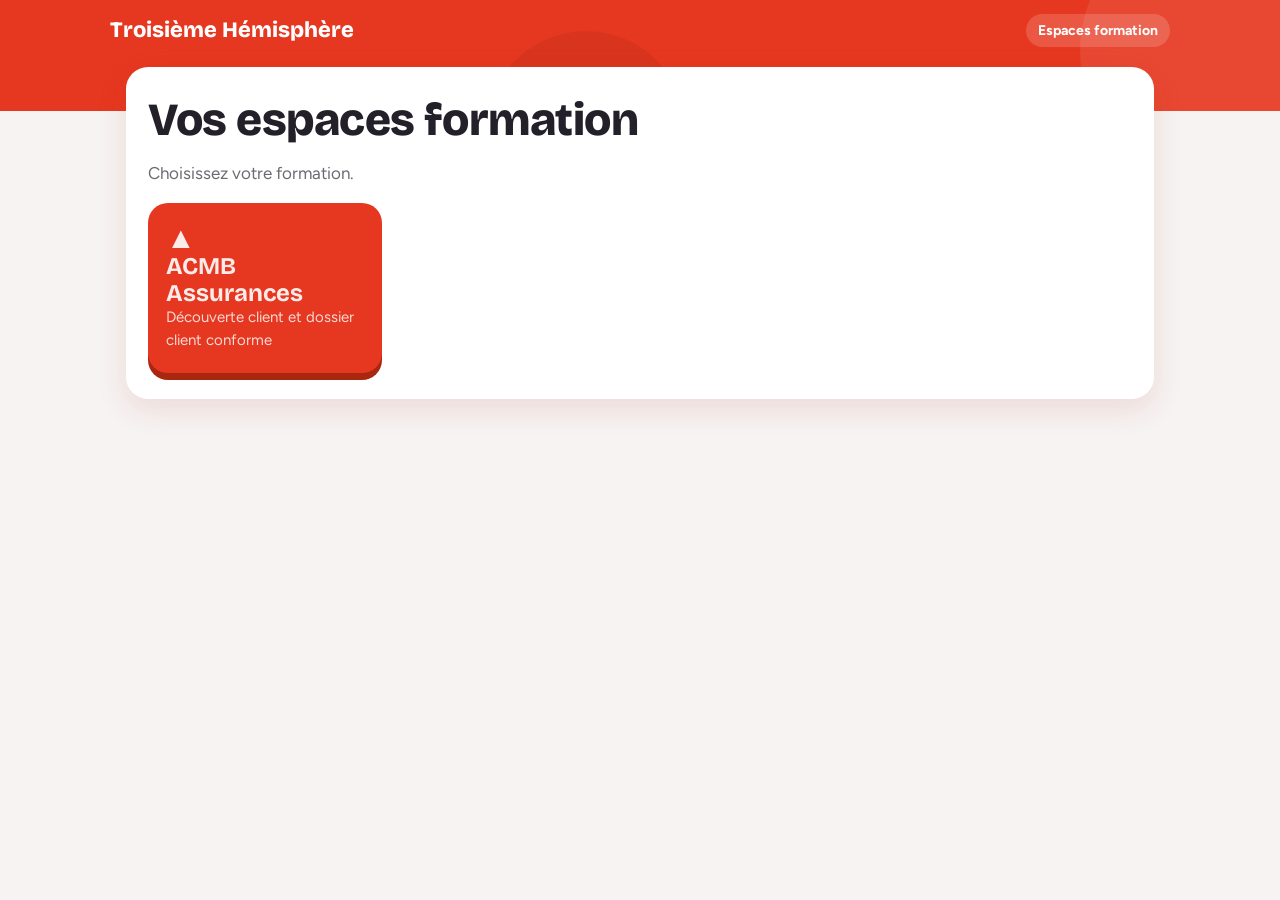
<file: index.html>
<!DOCTYPE html>
<html lang="fr">
<head>
<meta charset="utf-8">
<meta name="viewport" content="width=device-width, initial-scale=1">
<title>Formations – Troisième Hémisphère</title>
<link href="https://fonts.googleapis.com/css2?family=Bricolage+Grotesque:opsz,wght@12..96,800&family=Figtree:wght@400;700&display=swap" rel="stylesheet">
<link rel="stylesheet" href="acmb/style.css">
</head>
<body>
<header><div class="bar"><div class="brand">Troisième Hémisphère</div><div class="meta">Espaces formation</div></div></header>
<main><div class="sheet">
  <h1 class="hello">Vos espaces formation</h1>
  <p class="muted">Choisissez votre formation.</p>
  <div class="tiles">
    <a class="tile t1" href="acmb/"><span class="ico">▲</span><span><b>ACMB Assurances</b><span>Découverte client et dossier client conforme</span></span></a>
  </div>
</div></main>
</body>
</html>
</file>
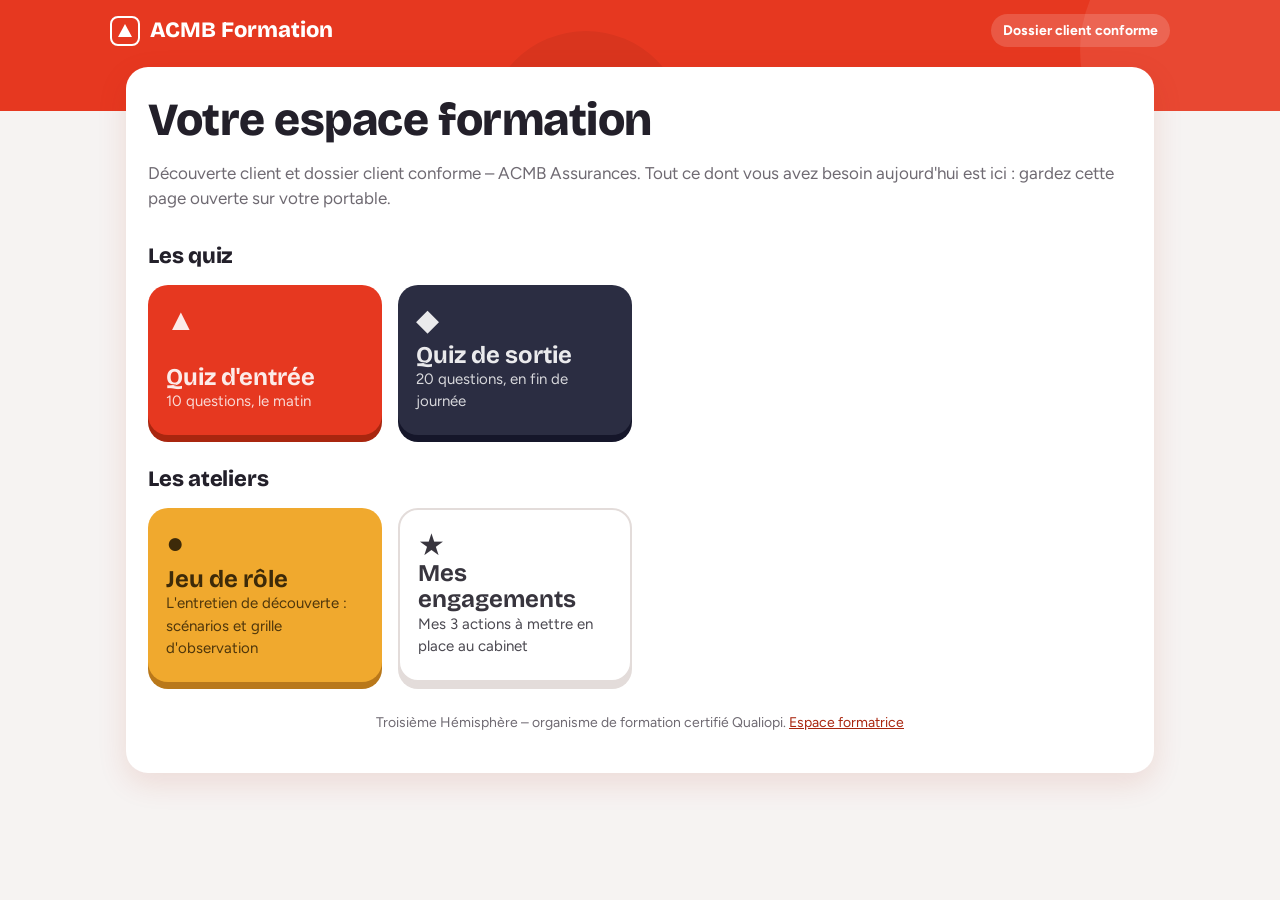
<file: acmb/index.html>
<!DOCTYPE html>
<html lang="fr">
<head>
<meta charset="utf-8">
<meta name="viewport" content="width=device-width, initial-scale=1">
<title>Espace formation – ACMB Assurances</title>
<link rel="preconnect" href="https://fonts.googleapis.com">
<link href="https://fonts.googleapis.com/css2?family=Bricolage+Grotesque:opsz,wght@12..96,600;12..96,800&family=Figtree:wght@400;500;700&display=swap" rel="stylesheet">
<link rel="stylesheet" href="style.css">
<script src="commun.js"></script>
</head>
<body>
<header><div class="bar">
  <div class="brand"><svg width="30" height="30" viewBox="0 0 30 30" aria-hidden="true"><rect x="1" y="1" width="28" height="28" rx="7" fill="none" stroke="#fff" stroke-width="2"/><path d="M8 21 L15 8 L22 21 Z" fill="#fff"/></svg>ACMB Formation</div>
  <div class="meta">Dossier client conforme</div>
</div></header>
<main><div class="sheet">
  <h1 class="hello">Votre espace formation</h1>
  <p class="muted">Découverte client et dossier client conforme – ACMB Assurances. Tout ce dont vous avez besoin aujourd'hui est ici : gardez cette page ouverte sur votre portable.</p>

  <div class="sec">
    <h2>Les quiz</h2>
    <div class="tiles">
      <a class="tile t1" data-keep href="quiz.html#entree"><span class="ico">▲</span><span><b>Quiz d'entrée</b><span>10 questions, le matin</span></span></a>
      <a class="tile t2" data-keep href="quiz.html#sortie"><span class="ico">◆</span><span><b>Quiz de sortie</b><span>20 questions, en fin de journée</span></span></a>
    </div>
  </div>

  <div class="sec">
    <h2>Les ateliers</h2>
    <div class="tiles">
      <a class="tile t4" data-keep href="jeu-de-role.html"><span class="ico">●</span><span><b>Jeu de rôle</b><span>L'entretien de découverte : scénarios et grille d'observation</span></span></a>
      <a class="tile t3" data-keep href="engagements.html"><span class="ico">★</span><span><b>Mes engagements</b><span>Mes 3 actions à mettre en place au cabinet</span></span></a>
    </div>
  </div>

  <p class="foot">Troisième Hémisphère – organisme de formation certifié Qualiopi. <a data-keep href="quiz.html#animateur">Espace formatrice</a></p>
</div></main>
</body>
</html>
</file>
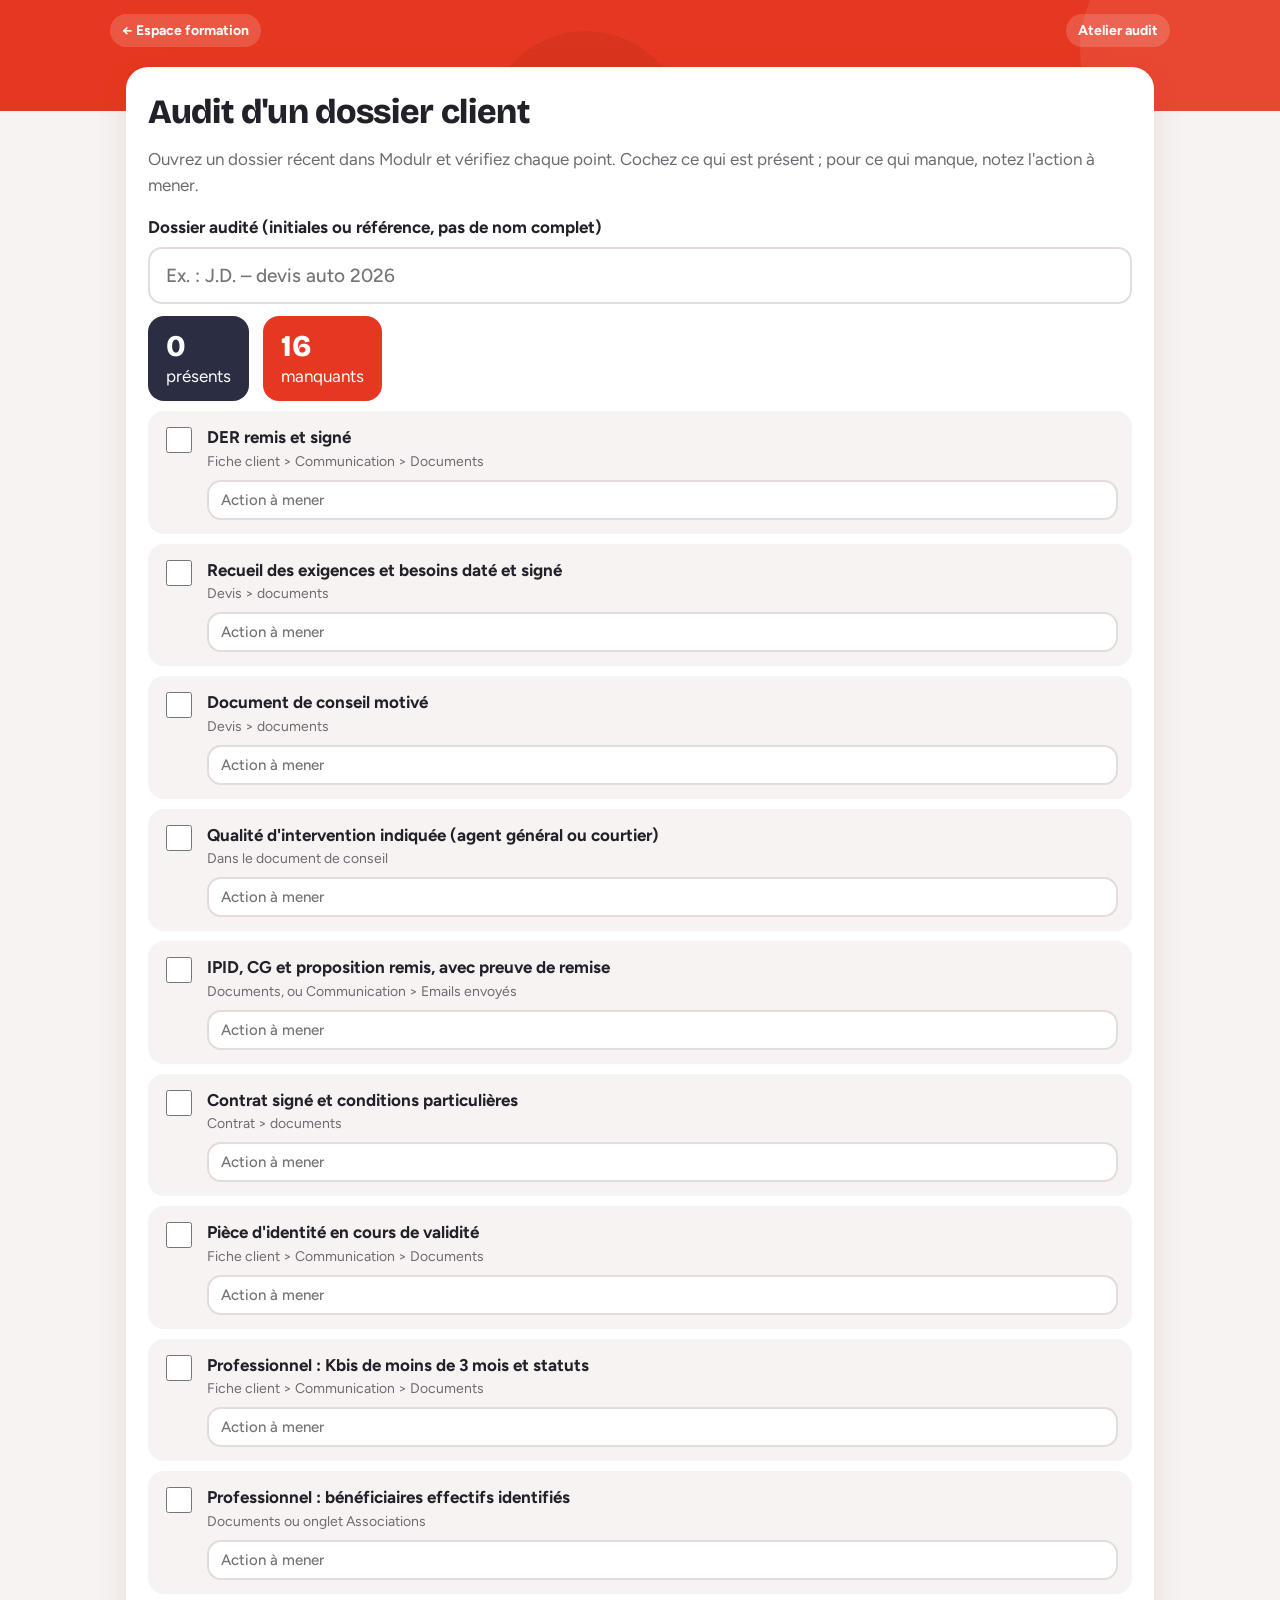
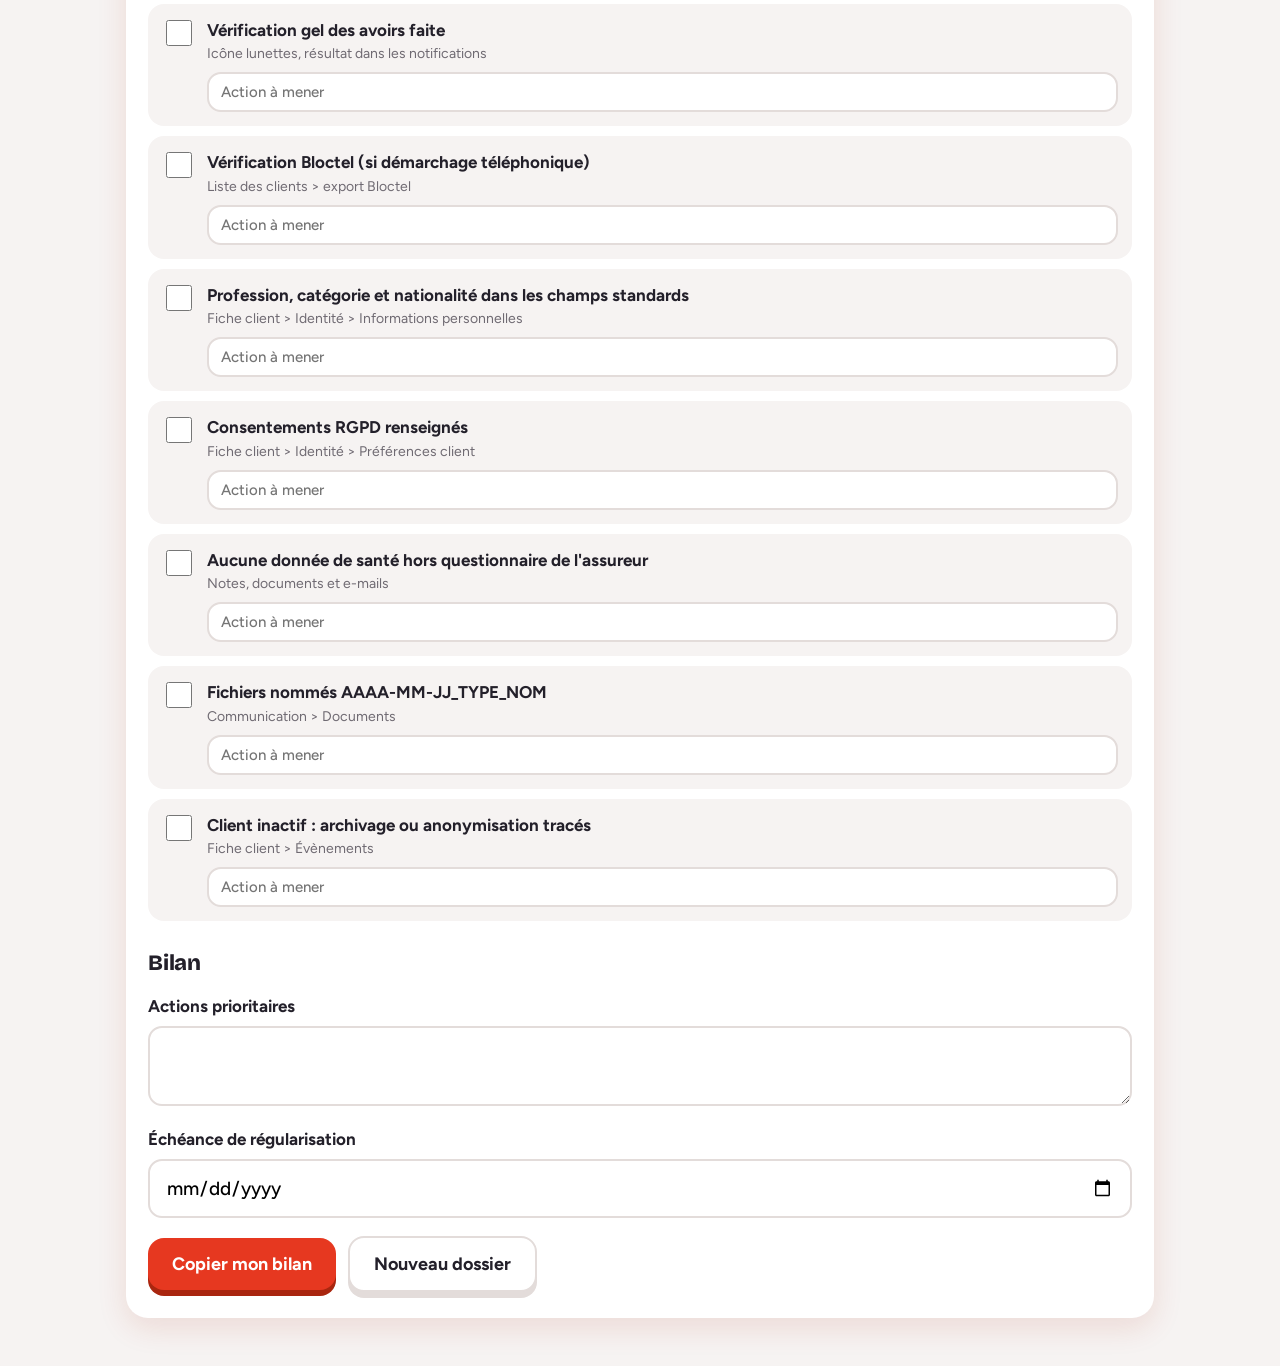
<file: acmb/audit.html>
<!DOCTYPE html>
<html lang="fr">
<head>
<meta charset="utf-8">
<meta name="viewport" content="width=device-width, initial-scale=1">
<title>Audit d'un dossier – Espace formation ACMB</title>
<link rel="preconnect" href="https://fonts.googleapis.com">
<link href="https://fonts.googleapis.com/css2?family=Bricolage+Grotesque:opsz,wght@12..96,600;12..96,800&family=Figtree:wght@400;500;700&display=swap" rel="stylesheet">
<link rel="stylesheet" href="style.css">
<script src="commun.js"></script>
</head>
<body>
<header><div class="bar">
  <a class="back" data-keep href="index.html">← Espace formation</a>
  <div class="meta">Atelier audit</div>
</div></header>
<main><div class="sheet" id="app"></div></main>
<script>
const ITEMS = [
  ["DER remis et signé", "Fiche client > Communication > Documents"],
  ["Recueil des exigences et besoins daté et signé", "Devis > documents"],
  ["Document de conseil motivé", "Devis > documents"],
  ["Qualité d'intervention indiquée (agent général ou courtier)", "Dans le document de conseil"],
  ["IPID, CG et proposition remis, avec preuve de remise", "Documents, ou Communication > Emails envoyés"],
  ["Contrat signé et conditions particulières", "Contrat > documents"],
  ["Pièce d'identité en cours de validité", "Fiche client > Communication > Documents"],
  ["Professionnel : Kbis de moins de 3 mois et statuts", "Fiche client > Communication > Documents"],
  ["Professionnel : bénéficiaires effectifs identifiés", "Documents ou onglet Associations"],
  ["Vérification gel des avoirs faite", "Icône lunettes, résultat dans les notifications"],
  ["Vérification Bloctel (si démarchage téléphonique)", "Liste des clients > export Bloctel"],
  ["Profession, catégorie et nationalité dans les champs standards", "Fiche client > Identité > Informations personnelles"],
  ["Consentements RGPD renseignés", "Fiche client > Identité > Préférences client"],
  ["Aucune donnée de santé hors questionnaire de l'assureur", "Notes, documents et e-mails"],
  ["Fichiers nommés AAAA-MM-JJ_TYPE_NOM", "Communication > Documents"],
  ["Client inactif : archivage ou anonymisation tracés", "Fiche client > Évènements"]
];
const K = "acmb-audit";
let S = ACMB.store.get(K) || { dossier: "", ok: {}, act: {}, prio: "", ech: "" };
const app = document.getElementById("app"), esc = ACMB.esc;
const save = () => ACMB.store.set(K, S);

function render(){
  app.innerHTML = `
    <h1>Audit d'un dossier client</h1>
    <p class="muted">Ouvrez un dossier récent dans Modulr et vérifiez chaque point. Cochez ce qui est présent ; pour ce qui manque, notez l'action à mener.</p>
    <label class="f" for="dos">Dossier audité (initiales ou référence, pas de nom complet)</label>
    <input class="t" id="dos" value="${esc(S.dossier)}" placeholder="Ex. : J.D. – devis auto 2026">
    <div class="sum"><div><b id="nok">0</b>présents</div><div style="background:var(--red)"><b id="nko">16</b>manquants</div></div>
    ${ITEMS.map(([t,w],i)=>`<div class="check ${S.ok[i]?"ok":""}" id="c${i}"><input type="checkbox" data-i="${i}" ${S.ok[i]?"checked":""} aria-label="${esc(t)}">
      <div style="flex:1"><div style="font-weight:700">${esc(t)}</div><div class="w">${esc(w)}</div>
      <input class="t act" data-a="${i}" placeholder="Action à mener" value="${esc(S.act[i]||"")}" style="font-size:15px;padding:9px 12px;margin-top:8px;${S.ok[i]?"display:none":""}"></div></div>`).join("")}
    <h2>Bilan</h2>
    <label class="f" for="prio">Actions prioritaires</label><textarea class="t" id="prio">${esc(S.prio)}</textarea>
    <label class="f" for="ech">Échéance de régularisation</label><input class="t" id="ech" type="date" value="${esc(S.ech)}">
    <div class="row" style="margin-top:18px"><button class="btn" id="cp">Copier mon bilan</button><button class="btn ghost" id="rz">Nouveau dossier</button></div>`;
  counts();
  document.getElementById("dos").oninput = e => { S.dossier = e.target.value; save(); };
  app.querySelectorAll("input[type=checkbox]").forEach(cb => cb.onchange = () => {
    const i = +cb.dataset.i; S.ok[i] = cb.checked; save();
    document.getElementById("c"+i).classList.toggle("ok", cb.checked);
    document.querySelector(`[data-a="${i}"]`).style.display = cb.checked ? "none" : ""; counts();
  });
  app.querySelectorAll("[data-a]").forEach(inp => inp.oninput = () => { S.act[+inp.dataset.a] = inp.value; save(); });
  document.getElementById("prio").oninput = e => { S.prio = e.target.value; save(); };
  document.getElementById("ech").oninput = e => { S.ech = e.target.value; save(); };
  document.getElementById("cp").onclick = () => {
    const miss = ITEMS.map((x,i)=>[x[0],i]).filter(([,i])=>!S.ok[i]);
    ACMB.copy(`Audit du dossier ${S.dossier||"–"}\nPièces présentes : ${16-miss.length}/16\nManquants :\n` + (miss.length ? miss.map(([t,i])=>`- ${t}${S.act[i]?" → "+S.act[i]:""}`).join("\n") : "- aucun") + `\nActions prioritaires : ${S.prio||"–"}\nÉchéance : ${S.ech||"–"}`);
  };
  document.getElementById("rz").onclick = () => { S = { dossier: "", ok: {}, act: {}, prio: "", ech: "" }; save(); render(); };
}
function counts(){ const n = Object.values(S.ok).filter(Boolean).length; document.getElementById("nok").textContent = n; document.getElementById("nko").textContent = 16 - n; }
render();
</script>
</body>
</html>
</file>
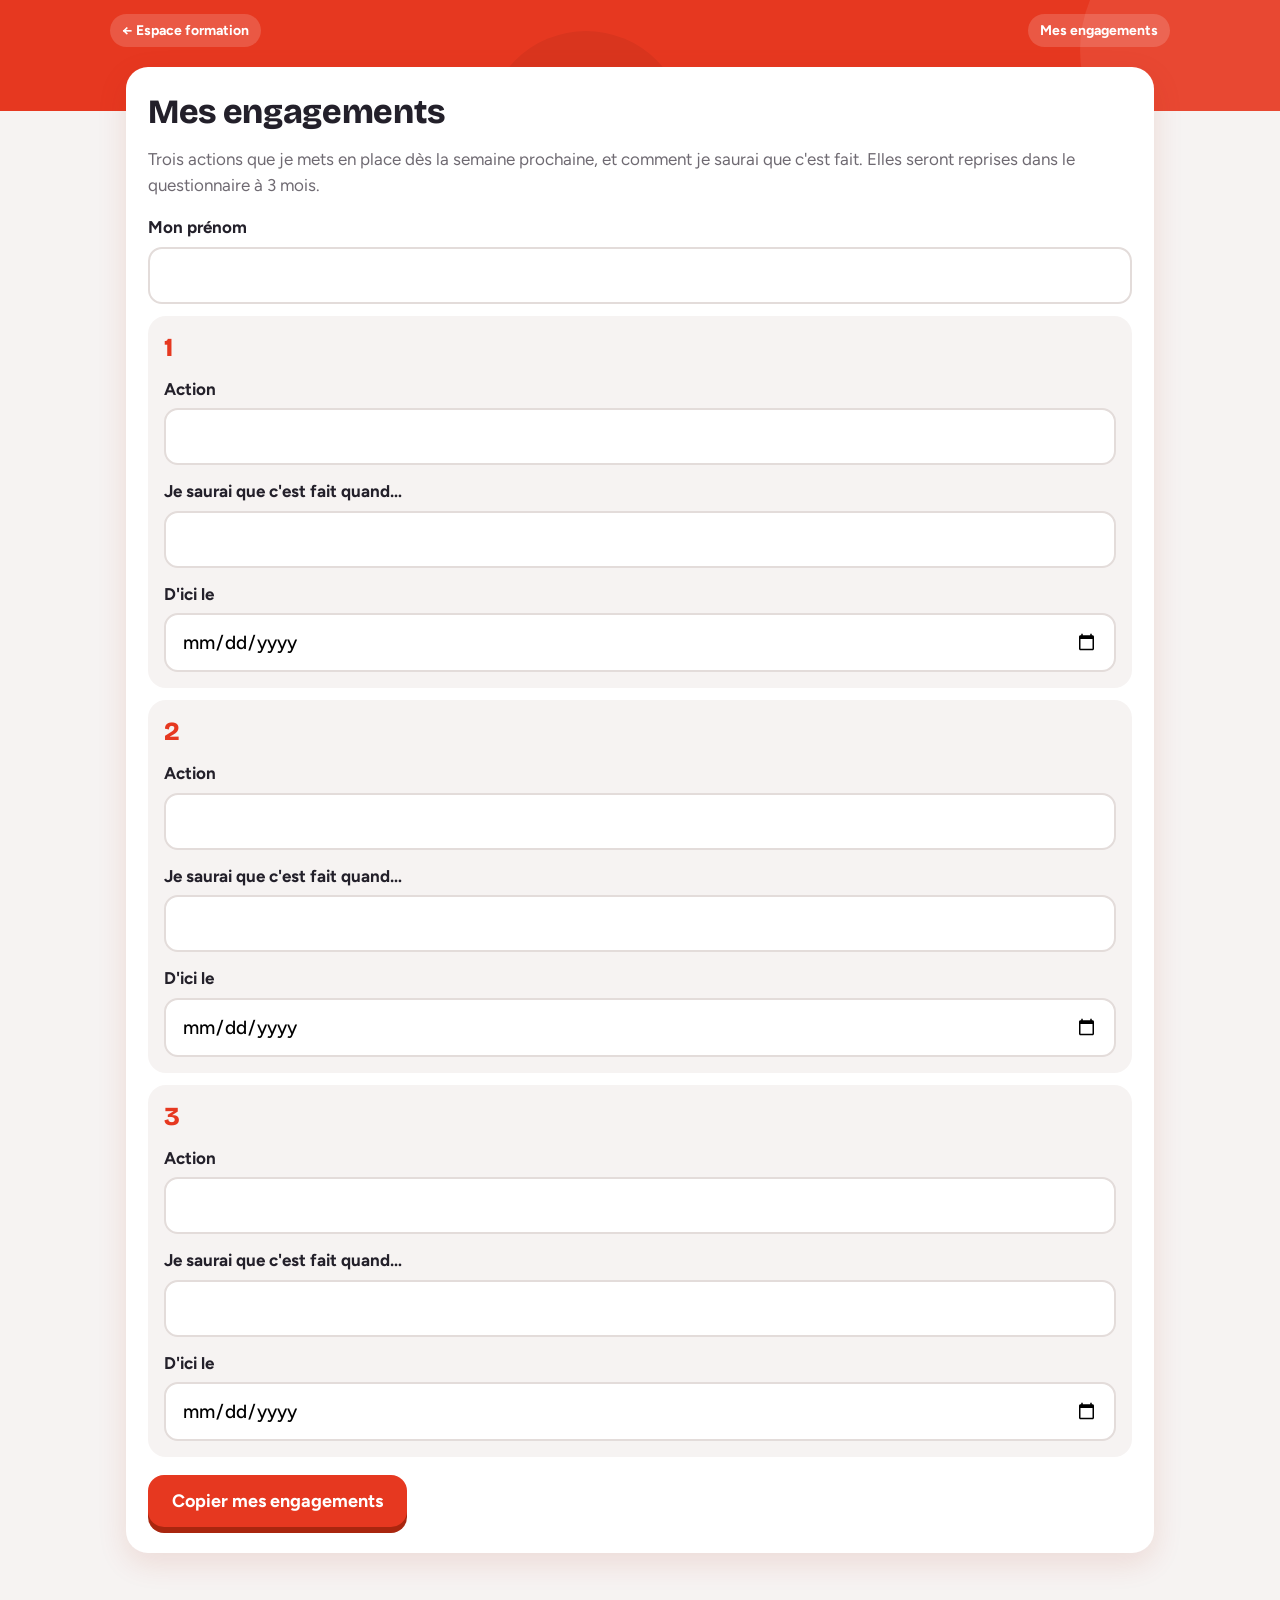
<file: acmb/engagements.html>
<!DOCTYPE html>
<html lang="fr">
<head>
<meta charset="utf-8">
<meta name="viewport" content="width=device-width, initial-scale=1">
<title>Mes engagements – Espace formation ACMB</title>
<link rel="preconnect" href="https://fonts.googleapis.com">
<link href="https://fonts.googleapis.com/css2?family=Bricolage+Grotesque:opsz,wght@12..96,600;12..96,800&family=Figtree:wght@400;500;700&display=swap" rel="stylesheet">
<link rel="stylesheet" href="style.css">
<script src="commun.js"></script>
</head>
<body>
<header><div class="bar">
  <a class="back" data-keep href="index.html">← Espace formation</a>
  <div class="meta">Mes engagements</div>
</div></header>
<main><div class="sheet" id="app"></div></main>
<script>
const K = "acmb-eng";
let S = ACMB.store.get(K) || { name: "", r: [{},{},{}] };
const app = document.getElementById("app"), esc = ACMB.esc;
const save = () => ACMB.store.set(K, S);
const IDEAS = ["Créer un devis dans Modulr pour chaque nouvelle demande", "Générer le recueil des besoins depuis le devis dans Modulr", "Remettre le DER dès le premier contact", "Faire signer un recueil des besoins à chaque nouveau client", "Motiver chaque proposition dans un document de conseil", "Nommer chaque pièce AAAA-MM-JJ_TYPE_NOM", "Vérifier le gel des avoirs à chaque entrée en relation"];

function render(){
  app.innerHTML = `
    <h1>Mes engagements</h1>
    <p class="muted">Trois actions que je mets en place dès la semaine prochaine, et comment je saurai que c'est fait. Elles seront reprises dans le questionnaire à 3 mois.</p>
    <label class="f" for="nm">Mon prénom</label><input class="t" id="nm" value="${esc(S.name)}">
    ${S.r.map((r,i)=>`<div class="eng"><div class="n">${i+1}</div>
      <label class="f" for="a${i}">Action</label><input class="t" id="a${i}" data-i="${i}" data-f="a" list="ideas" value="${esc(r.a||"")}">
      <label class="f" for="p${i}">Je saurai que c'est fait quand…</label><input class="t" id="p${i}" data-i="${i}" data-f="p" value="${esc(r.p||"")}">
      <label class="f" for="d${i}">D'ici le</label><input class="t" id="d${i}" data-i="${i}" data-f="d" type="date" value="${esc(r.d||"")}"></div>`).join("")}
    <datalist id="ideas">${IDEAS.map(x=>`<option value="${esc(x)}">`).join("")}</datalist>
    <div class="row" style="margin-top:18px"><button class="btn" id="cp">Copier mes engagements</button></div>`;
  document.getElementById("nm").oninput = e => { S.name = e.target.value; save(); };
  app.querySelectorAll("[data-f]").forEach(inp => inp.oninput = () => { S.r[+inp.dataset.i][inp.dataset.f] = inp.value; save(); });
  document.getElementById("cp").onclick = () => ACMB.copy(`Mes engagements – ${S.name||"–"}\n` + S.r.map((r,i)=>`${i+1}. ${r.a||"–"} (preuve : ${r.p||"–"}) d'ici le ${r.d ? new Date(r.d).toLocaleDateString("fr-FR") : "–"}`).join("\n"));
}
render();
</script>
</body>
</html>
</file>
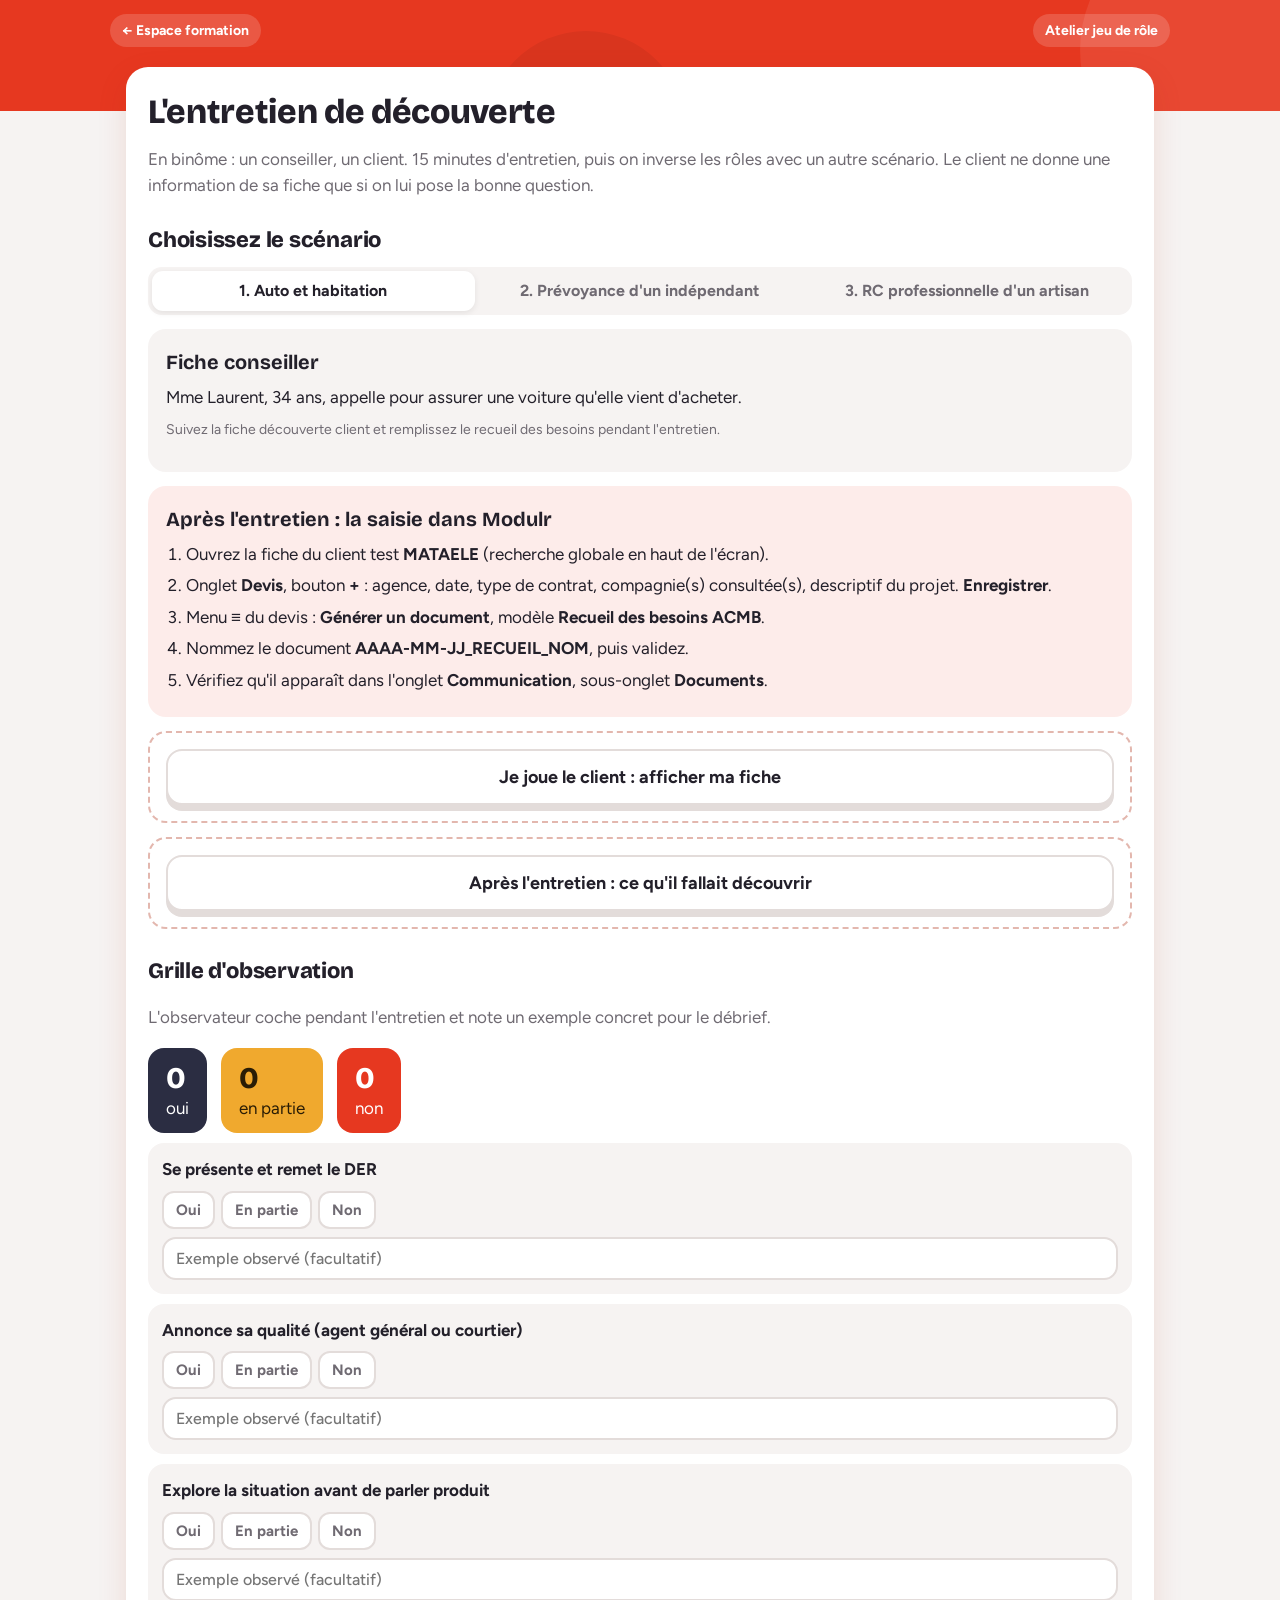
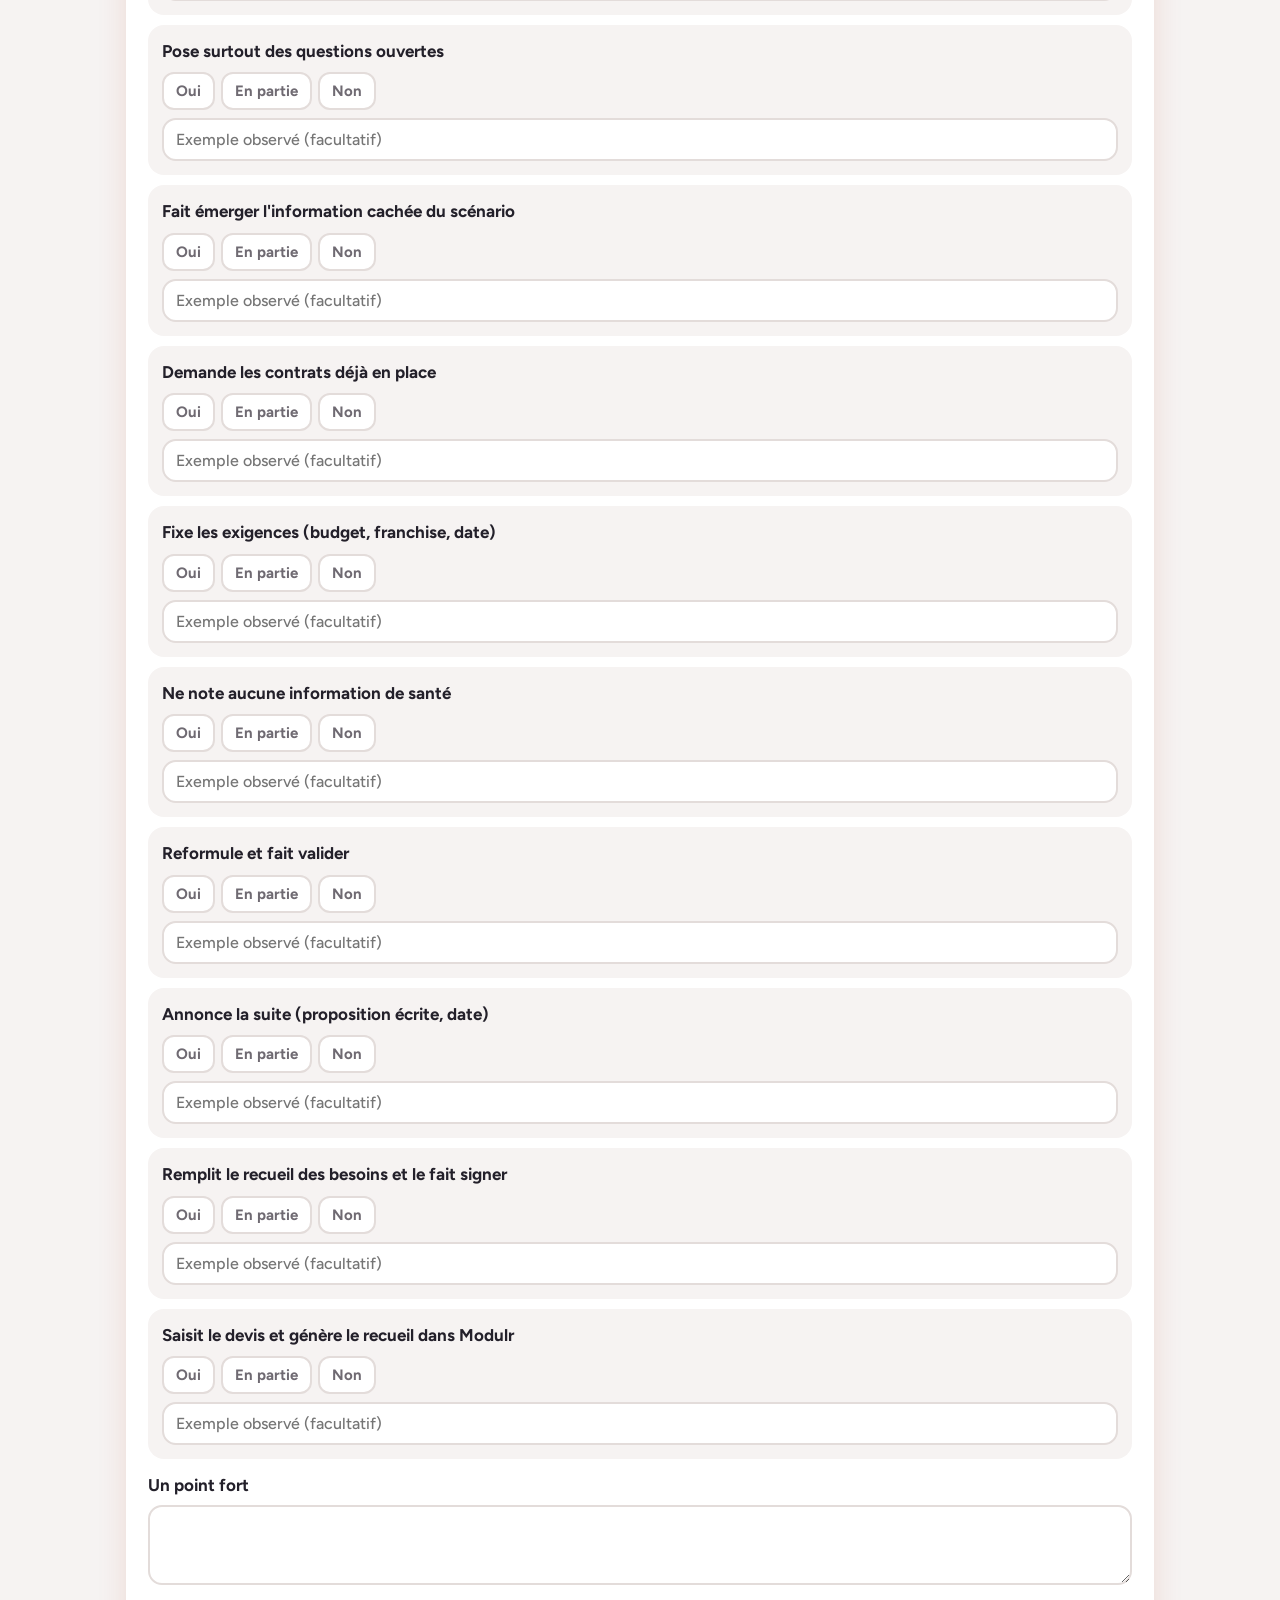
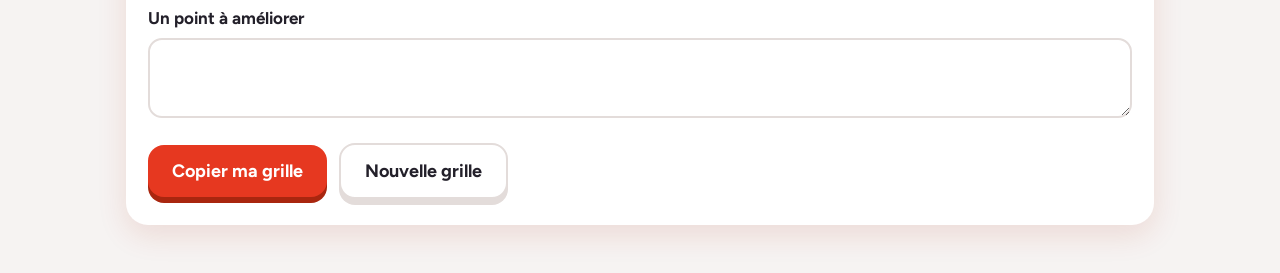
<file: acmb/jeu-de-role.html>
<!DOCTYPE html>
<html lang="fr">
<head>
<meta charset="utf-8">
<meta name="viewport" content="width=device-width, initial-scale=1">
<title>Jeu de rôle – Espace formation ACMB</title>
<link rel="preconnect" href="https://fonts.googleapis.com">
<link href="https://fonts.googleapis.com/css2?family=Bricolage+Grotesque:opsz,wght@12..96,600;12..96,800&family=Figtree:wght@400;500;700&display=swap" rel="stylesheet">
<link rel="stylesheet" href="style.css">
<script src="commun.js"></script>
</head>
<body>
<header><div class="bar">
  <a class="back" data-keep href="index.html">← Espace formation</a>
  <div class="meta">Atelier jeu de rôle</div>
</div></header>
<main><div class="sheet" id="app"></div></main>
<script>
const SC = [
  { t: "Auto et habitation", who: "Particulier",
    conseiller: "Mme Laurent, 34 ans, appelle pour assurer une voiture qu'elle vient d'acheter.",
    client: ["Clio de 2023 achetée avec un crédit ; 18 000 km par an, dont des trajets pour le travail.",
      "Votre compagnon conduit aussi la voiture ; il a eu un accident responsable il y a 2 ans.",
      "Vous venez d'emménager dans une maison de 110 m² dont vous êtes propriétaire ; l'habitation est encore assurée ailleurs, échéance dans 2 mois.",
      "Vous avez du matériel photo de valeur (environ 6 000 €).",
      "Budget : « le moins cher possible », mais vous ne pourriez pas racheter de voiture en cas de vol."],
    find: ["Le 2e conducteur et son sinistre", "L'usage professionnel du véhicule", "Le crédit en cours (valeur à neuf)", "L'habitation à reprendre à l'échéance", "Les objets de valeur", "La contradiction entre le budget et le besoin"] },
  { t: "Prévoyance d'un indépendant", who: "Professionnel",
    conseiller: "M. Bernard, 45 ans, plombier en entreprise individuelle, vient faire le point sur sa mutuelle.",
    client: ["Marié, 2 enfants de 8 et 12 ans ; votre femme travaille à mi-temps.",
      "Vous n'avez aucune prévoyance : si vous vous arrêtez, vous n'avez presque aucun revenu.",
      "Vous remboursez le prêt de votre maison (900 € par mois, encore 14 ans).",
      "Vous trouvez votre mutuelle trop chère pour ce qu'elle rembourse en dentaire.",
      "Vous évoquez spontanément un problème de dos (le conseiller ne doit ni creuser ni le noter)."],
    find: ["Le besoin réel : maintien de revenu en cas d'arrêt", "Les personnes à protéger", "Le prêt immobilier en cours", "Le poste dentaire", "Ne noter aucune information de santé"] },
  { t: "RC professionnelle d'un artisan", who: "Professionnel",
    conseiller: "La SARL Duval Menuiserie demande un devis de responsabilité civile, exigé par un nouveau client.",
    client: ["6 salariés, 650 000 € de chiffre d'affaires ; fabrication et pose de menuiseries.",
      "Depuis peu, l'entreprise pose aussi des charpentes (activité soumise à la garantie décennale).",
      "Elle sous-traite une partie des poses.",
      "L'atelier est loué, avec des machines d'une valeur de 150 000 €.",
      "Le gérant détient 60 % des parts, son associé 40 %."],
    find: ["La nouvelle activité de charpente (décennale obligatoire)", "La sous-traitance", "Les montants exigés par le donneur d'ordre", "La perte d'exploitation", "Les bénéficiaires effectifs : les deux associés détiennent plus de 25 %", "Le Kbis à demander"] }
];
const CRIT = ["Se présente et remet le DER", "Annonce sa qualité (agent général ou courtier)", "Explore la situation avant de parler produit",
  "Pose surtout des questions ouvertes", "Fait émerger l'information cachée du scénario", "Demande les contrats déjà en place",
  "Fixe les exigences (budget, franchise, date)", "Ne note aucune information de santé", "Reformule et fait valider",
  "Annonce la suite (proposition écrite, date)", "Remplit le recueil des besoins et le fait signer", "Saisit le devis et génère le recueil dans Modulr"];
const VAL = [["y","Oui"],["p","En partie"],["n","Non"]];
const K = "acmb-jdr";
let S = ACMB.store.get(K) || { sc: 0, grid: {}, ex: {}, plus: "", moins: "" };
const app = document.getElementById("app"), esc = ACMB.esc;
const save = () => ACMB.store.set(K, S);

function render(){
  const sc = SC[S.sc];
  app.innerHTML = `
    <h1>L'entretien de découverte</h1>
    <p class="muted">En binôme : un conseiller, un client. 15 minutes d'entretien, puis on inverse les rôles avec un autre scénario. Le client ne donne une information de sa fiche que si on lui pose la bonne question.</p>
    <h2>Choisissez le scénario</h2>
    <div class="seg" id="seg">${SC.map((x,k)=>`<button class="${k===S.sc?"on":""}" data-k="${k}">${k+1}. ${esc(x.t)}</button>`).join("")}</div>

    <div class="panel"><h3>Fiche conseiller</h3><p style="margin:0">${esc(sc.conseiller)}</p>
      <p class="note">Suivez la fiche découverte client et remplissez le recueil des besoins pendant l'entretien.</p></div>

    <div class="panel" style="background:var(--blush)"><h3>Après l'entretien : la saisie dans Modulr</h3>
      <ol style="margin:6px 0 0;padding-left:20px">
        <li>Ouvrez la fiche du client test <b>MATAELE</b> (recherche globale en haut de l'écran).</li>
        <li>Onglet <b>Devis</b>, bouton <b>+</b> : agence, date, type de contrat, compagnie(s) consultée(s), descriptif du projet. <b>Enregistrer</b>.</li>
        <li>Menu ≡ du devis : <b>Générer un document</b>, modèle <b>Recueil des besoins ACMB</b>.</li>
        <li>Nommez le document <b>AAAA-MM-JJ_RECUEIL_NOM</b>, puis validez.</li>
        <li>Vérifiez qu'il apparaît dans l'onglet <b>Communication</b>, sous-onglet <b>Documents</b>.</li>
      </ol></div>

    <div class="reveal" id="rc"><button class="btn ghost" id="bc">Je joue le client : afficher ma fiche</button></div>
    <div class="reveal" id="rf"><button class="btn ghost" id="bf">Après l'entretien : ce qu'il fallait découvrir</button></div>

    <h2>Grille d'observation</h2>
    <p class="muted">L'observateur coche pendant l'entretien et note un exemple concret pour le débrief.</p>
    <div class="sum"><div><b id="sy">0</b>oui</div><div style="background:var(--c);color:#2a1d05"><b id="sp">0</b>en partie</div><div style="background:var(--red)"><b id="sn">0</b>non</div></div>
    ${CRIT.map((c,i)=>`<div class="crit"><div class="lbl">${esc(c)}</div>
      <div class="pick" data-i="${i}">${VAL.map(([v,l])=>`<button class="${v} ${S.grid[i]===v?"on":""}" data-v="${v}">${l}</button>`).join("")}</div>
      <input class="t" data-ex="${i}" placeholder="Exemple observé (facultatif)" value="${esc(S.ex[i]||"")}"></div>`).join("")}
    <label class="f" for="plus">Un point fort</label><textarea class="t" id="plus">${esc(S.plus)}</textarea>
    <label class="f" for="moins">Un point à améliorer</label><textarea class="t" id="moins">${esc(S.moins)}</textarea>
    <div class="row" style="margin-top:18px"><button class="btn" id="cp">Copier ma grille</button><button class="btn ghost" id="rz">Nouvelle grille</button></div>`;
  counts();
  app.querySelectorAll("#seg button").forEach(b => b.onclick = () => { S.sc = +b.dataset.k; save(); render(); });
  document.getElementById("bc").onclick = () => { document.getElementById("rc").innerHTML = `<h3 class="disp" style="margin:0 0 8px">Fiche client – ${esc(sc.who)}</h3><ul>${sc.client.map(x=>`<li>${esc(x)}</li>`).join("")}</ul><p class="note">À ne pas montrer au conseiller.</p>`; };
  document.getElementById("bf").onclick = () => { document.getElementById("rf").innerHTML = `<h3 class="disp" style="margin:0 0 8px">Ce qu'il fallait découvrir</h3><ul>${sc.find.map(x=>`<li>${esc(x)}</li>`).join("")}</ul>`; };
  app.querySelectorAll(".pick").forEach(p => p.querySelectorAll("button").forEach(b => b.onclick = () => {
    const i = +p.dataset.i; S.grid[i] = S.grid[i] === b.dataset.v ? undefined : b.dataset.v; save();
    p.querySelectorAll("button").forEach(x => x.classList.toggle("on", x.dataset.v === S.grid[i])); counts();
  }));
  app.querySelectorAll("[data-ex]").forEach(inp => inp.oninput = () => { S.ex[+inp.dataset.ex] = inp.value; save(); });
  document.getElementById("plus").oninput = e => { S.plus = e.target.value; save(); };
  document.getElementById("moins").oninput = e => { S.moins = e.target.value; save(); };
  document.getElementById("cp").onclick = () => {
    const lab = { y: "Oui", p: "En partie", n: "Non" };
    ACMB.copy(`Grille d'observation – scénario ${S.sc+1} (${sc.t})\n` + CRIT.map((c,i)=>`- ${c} : ${lab[S.grid[i]]||"–"}${S.ex[i]?" ("+S.ex[i]+")":""}`).join("\n") + `\nPoint fort : ${S.plus||"–"}\nPoint à améliorer : ${S.moins||"–"}`);
  };
  document.getElementById("rz").onclick = () => { S = { sc: S.sc, grid: {}, ex: {}, plus: "", moins: "" }; save(); render(); };
}
function counts(){
  const v = Object.values(S.grid);
  document.getElementById("sy").textContent = v.filter(x=>x==="y").length;
  document.getElementById("sp").textContent = v.filter(x=>x==="p").length;
  document.getElementById("sn").textContent = v.filter(x=>x==="n").length;
}
render();
</script>
</body>
</html>
</file>
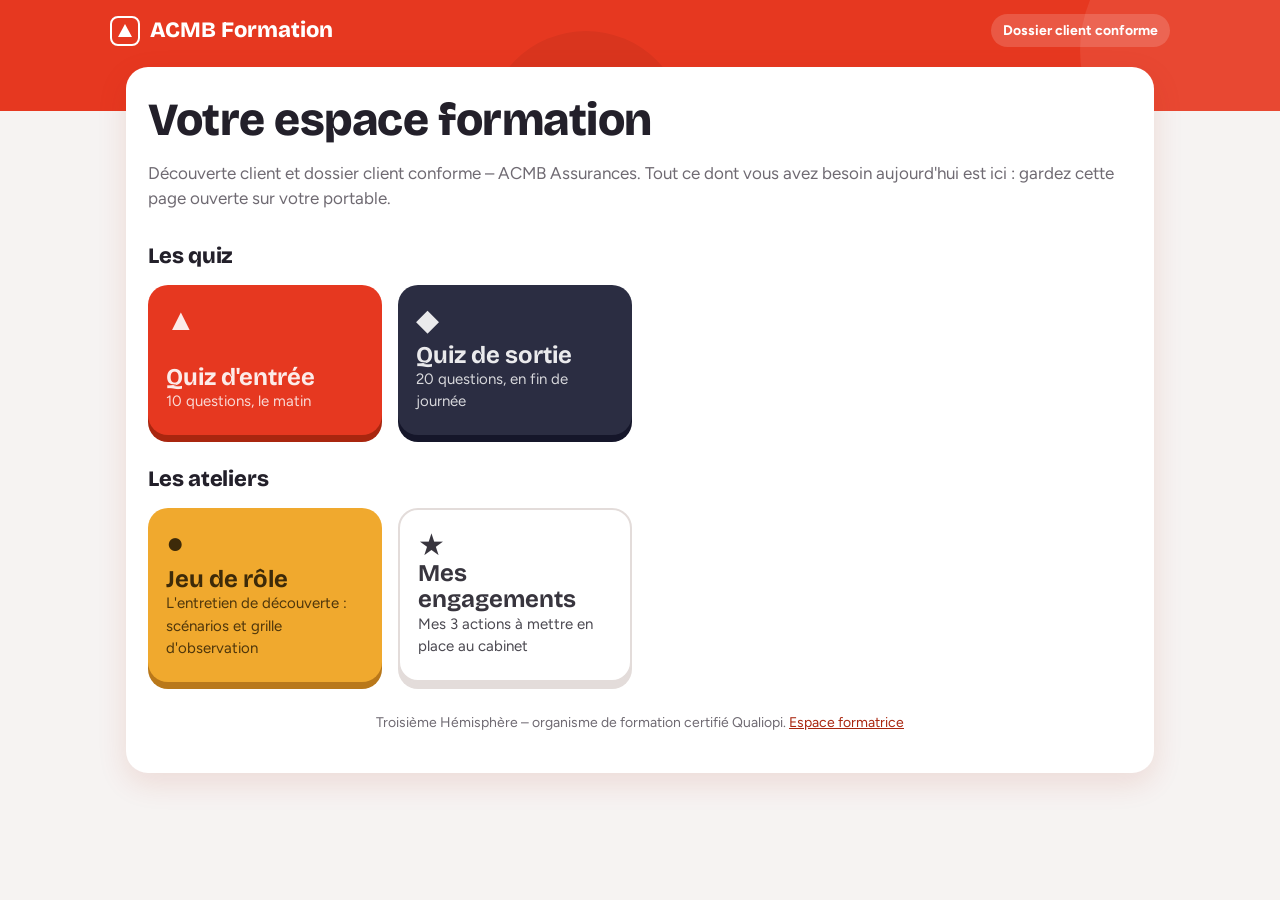
<file: acmb/quiz.html>
<!DOCTYPE html>
<html lang="fr">
<head>
<meta charset="utf-8">
<meta name="viewport" content="width=device-width, initial-scale=1">
<title>Quiz – Dossier client conforme (ACMB)</title>
<link rel="preconnect" href="https://fonts.googleapis.com">
<link href="https://fonts.googleapis.com/css2?family=Bricolage+Grotesque:opsz,wght@12..96,600;12..96,800&family=Figtree:wght@400;500;700&display=swap" rel="stylesheet">
<script>
//---------------------------------------------------------------------
//
// QR Code Generator for JavaScript
//
// Copyright (c) 2009 Kazuhiko Arase
//
// URL: http://www.d-project.com/
//
// Licensed under the MIT license:
//  http://www.opensource.org/licenses/mit-license.php
//
// The word 'QR Code' is registered trademark of
// DENSO WAVE INCORPORATED
//  http://www.denso-wave.com/qrcode/faqpatent-e.html
//
//---------------------------------------------------------------------

var qrcode = function() {

  //---------------------------------------------------------------------
  // qrcode
  //---------------------------------------------------------------------

  /**
   * qrcode
   * @param typeNumber 1 to 40
   * @param errorCorrectionLevel 'L','M','Q','H'
   */
  var qrcode = function(typeNumber, errorCorrectionLevel) {

    var PAD0 = 0xEC;
    var PAD1 = 0x11;

    var _typeNumber = typeNumber;
    var _errorCorrectionLevel = QRErrorCorrectionLevel[errorCorrectionLevel];
    var _modules = null;
    var _moduleCount = 0;
    var _dataCache = null;
    var _dataList = [];

    var _this = {};

    var makeImpl = function(test, maskPattern) {

      _moduleCount = _typeNumber * 4 + 17;
      _modules = function(moduleCount) {
        var modules = new Array(moduleCount);
        for (var row = 0; row < moduleCount; row += 1) {
          modules[row] = new Array(moduleCount);
          for (var col = 0; col < moduleCount; col += 1) {
            modules[row][col] = null;
          }
        }
        return modules;
      }(_moduleCount);

      setupPositionProbePattern(0, 0);
      setupPositionProbePattern(_moduleCount - 7, 0);
      setupPositionProbePattern(0, _moduleCount - 7);
      setupPositionAdjustPattern();
      setupTimingPattern();
      setupTypeInfo(test, maskPattern);

      if (_typeNumber >= 7) {
        setupTypeNumber(test);
      }

      if (_dataCache == null) {
        _dataCache = createData(_typeNumber, _errorCorrectionLevel, _dataList);
      }

      mapData(_dataCache, maskPattern);
    };

    var setupPositionProbePattern = function(row, col) {

      for (var r = -1; r <= 7; r += 1) {

        if (row + r <= -1 || _moduleCount <= row + r) continue;

        for (var c = -1; c <= 7; c += 1) {

          if (col + c <= -1 || _moduleCount <= col + c) continue;

          if ( (0 <= r && r <= 6 && (c == 0 || c == 6) )
              || (0 <= c && c <= 6 && (r == 0 || r == 6) )
              || (2 <= r && r <= 4 && 2 <= c && c <= 4) ) {
            _modules[row + r][col + c] = true;
          } else {
            _modules[row + r][col + c] = false;
          }
        }
      }
    };

    var getBestMaskPattern = function() {

      var minLostPoint = 0;
      var pattern = 0;

      for (var i = 0; i < 8; i += 1) {

        makeImpl(true, i);

        var lostPoint = QRUtil.getLostPoint(_this);

        if (i == 0 || minLostPoint > lostPoint) {
          minLostPoint = lostPoint;
          pattern = i;
        }
      }

      return pattern;
    };

    var setupTimingPattern = function() {

      for (var r = 8; r < _moduleCount - 8; r += 1) {
        if (_modules[r][6] != null) {
          continue;
        }
        _modules[r][6] = (r % 2 == 0);
      }

      for (var c = 8; c < _moduleCount - 8; c += 1) {
        if (_modules[6][c] != null) {
          continue;
        }
        _modules[6][c] = (c % 2 == 0);
      }
    };

    var setupPositionAdjustPattern = function() {

      var pos = QRUtil.getPatternPosition(_typeNumber);

      for (var i = 0; i < pos.length; i += 1) {

        for (var j = 0; j < pos.length; j += 1) {

          var row = pos[i];
          var col = pos[j];

          if (_modules[row][col] != null) {
            continue;
          }

          for (var r = -2; r <= 2; r += 1) {

            for (var c = -2; c <= 2; c += 1) {

              if (r == -2 || r == 2 || c == -2 || c == 2
                  || (r == 0 && c == 0) ) {
                _modules[row + r][col + c] = true;
              } else {
                _modules[row + r][col + c] = false;
              }
            }
          }
        }
      }
    };

    var setupTypeNumber = function(test) {

      var bits = QRUtil.getBCHTypeNumber(_typeNumber);

      for (var i = 0; i < 18; i += 1) {
        var mod = (!test && ( (bits >> i) & 1) == 1);
        _modules[Math.floor(i / 3)][i % 3 + _moduleCount - 8 - 3] = mod;
      }

      for (var i = 0; i < 18; i += 1) {
        var mod = (!test && ( (bits >> i) & 1) == 1);
        _modules[i % 3 + _moduleCount - 8 - 3][Math.floor(i / 3)] = mod;
      }
    };

    var setupTypeInfo = function(test, maskPattern) {

      var data = (_errorCorrectionLevel << 3) | maskPattern;
      var bits = QRUtil.getBCHTypeInfo(data);

      // vertical
      for (var i = 0; i < 15; i += 1) {

        var mod = (!test && ( (bits >> i) & 1) == 1);

        if (i < 6) {
          _modules[i][8] = mod;
        } else if (i < 8) {
          _modules[i + 1][8] = mod;
        } else {
          _modules[_moduleCount - 15 + i][8] = mod;
        }
      }

      // horizontal
      for (var i = 0; i < 15; i += 1) {

        var mod = (!test && ( (bits >> i) & 1) == 1);

        if (i < 8) {
          _modules[8][_moduleCount - i - 1] = mod;
        } else if (i < 9) {
          _modules[8][15 - i - 1 + 1] = mod;
        } else {
          _modules[8][15 - i - 1] = mod;
        }
      }

      // fixed module
      _modules[_moduleCount - 8][8] = (!test);
    };

    var mapData = function(data, maskPattern) {

      var inc = -1;
      var row = _moduleCount - 1;
      var bitIndex = 7;
      var byteIndex = 0;
      var maskFunc = QRUtil.getMaskFunction(maskPattern);

      for (var col = _moduleCount - 1; col > 0; col -= 2) {

        if (col == 6) col -= 1;

        while (true) {

          for (var c = 0; c < 2; c += 1) {

            if (_modules[row][col - c] == null) {

              var dark = false;

              if (byteIndex < data.length) {
                dark = ( ( (data[byteIndex] >>> bitIndex) & 1) == 1);
              }

              var mask = maskFunc(row, col - c);

              if (mask) {
                dark = !dark;
              }

              _modules[row][col - c] = dark;
              bitIndex -= 1;

              if (bitIndex == -1) {
                byteIndex += 1;
                bitIndex = 7;
              }
            }
          }

          row += inc;

          if (row < 0 || _moduleCount <= row) {
            row -= inc;
            inc = -inc;
            break;
          }
        }
      }
    };

    var createBytes = function(buffer, rsBlocks) {

      var offset = 0;

      var maxDcCount = 0;
      var maxEcCount = 0;

      var dcdata = new Array(rsBlocks.length);
      var ecdata = new Array(rsBlocks.length);

      for (var r = 0; r < rsBlocks.length; r += 1) {

        var dcCount = rsBlocks[r].dataCount;
        var ecCount = rsBlocks[r].totalCount - dcCount;

        maxDcCount = Math.max(maxDcCount, dcCount);
        maxEcCount = Math.max(maxEcCount, ecCount);

        dcdata[r] = new Array(dcCount);

        for (var i = 0; i < dcdata[r].length; i += 1) {
          dcdata[r][i] = 0xff & buffer.getBuffer()[i + offset];
        }
        offset += dcCount;

        var rsPoly = QRUtil.getErrorCorrectPolynomial(ecCount);
        var rawPoly = qrPolynomial(dcdata[r], rsPoly.getLength() - 1);

        var modPoly = rawPoly.mod(rsPoly);
        ecdata[r] = new Array(rsPoly.getLength() - 1);
        for (var i = 0; i < ecdata[r].length; i += 1) {
          var modIndex = i + modPoly.getLength() - ecdata[r].length;
          ecdata[r][i] = (modIndex >= 0)? modPoly.getAt(modIndex) : 0;
        }
      }

      var totalCodeCount = 0;
      for (var i = 0; i < rsBlocks.length; i += 1) {
        totalCodeCount += rsBlocks[i].totalCount;
      }

      var data = new Array(totalCodeCount);
      var index = 0;

      for (var i = 0; i < maxDcCount; i += 1) {
        for (var r = 0; r < rsBlocks.length; r += 1) {
          if (i < dcdata[r].length) {
            data[index] = dcdata[r][i];
            index += 1;
          }
        }
      }

      for (var i = 0; i < maxEcCount; i += 1) {
        for (var r = 0; r < rsBlocks.length; r += 1) {
          if (i < ecdata[r].length) {
            data[index] = ecdata[r][i];
            index += 1;
          }
        }
      }

      return data;
    };

    var createData = function(typeNumber, errorCorrectionLevel, dataList) {

      var rsBlocks = QRRSBlock.getRSBlocks(typeNumber, errorCorrectionLevel);

      var buffer = qrBitBuffer();

      for (var i = 0; i < dataList.length; i += 1) {
        var data = dataList[i];
        buffer.put(data.getMode(), 4);
        buffer.put(data.getLength(), QRUtil.getLengthInBits(data.getMode(), typeNumber) );
        data.write(buffer);
      }

      // calc num max data.
      var totalDataCount = 0;
      for (var i = 0; i < rsBlocks.length; i += 1) {
        totalDataCount += rsBlocks[i].dataCount;
      }

      if (buffer.getLengthInBits() > totalDataCount * 8) {
        throw 'code length overflow. ('
          + buffer.getLengthInBits()
          + '>'
          + totalDataCount * 8
          + ')';
      }

      // end code
      if (buffer.getLengthInBits() + 4 <= totalDataCount * 8) {
        buffer.put(0, 4);
      }

      // padding
      while (buffer.getLengthInBits() % 8 != 0) {
        buffer.putBit(false);
      }

      // padding
      while (true) {

        if (buffer.getLengthInBits() >= totalDataCount * 8) {
          break;
        }
        buffer.put(PAD0, 8);

        if (buffer.getLengthInBits() >= totalDataCount * 8) {
          break;
        }
        buffer.put(PAD1, 8);
      }

      return createBytes(buffer, rsBlocks);
    };

    _this.addData = function(data, mode) {

      mode = mode || 'Byte';

      var newData = null;

      switch(mode) {
      case 'Numeric' :
        newData = qrNumber(data);
        break;
      case 'Alphanumeric' :
        newData = qrAlphaNum(data);
        break;
      case 'Byte' :
        newData = qr8BitByte(data);
        break;
      case 'Kanji' :
        newData = qrKanji(data);
        break;
      default :
        throw 'mode:' + mode;
      }

      _dataList.push(newData);
      _dataCache = null;
    };

    _this.isDark = function(row, col) {
      if (row < 0 || _moduleCount <= row || col < 0 || _moduleCount <= col) {
        throw row + ',' + col;
      }
      return _modules[row][col];
    };

    _this.getModuleCount = function() {
      return _moduleCount;
    };

    _this.make = function() {
      if (_typeNumber < 1) {
        var typeNumber = 1;

        for (; typeNumber < 40; typeNumber++) {
          var rsBlocks = QRRSBlock.getRSBlocks(typeNumber, _errorCorrectionLevel);
          var buffer = qrBitBuffer();

          for (var i = 0; i < _dataList.length; i++) {
            var data = _dataList[i];
            buffer.put(data.getMode(), 4);
            buffer.put(data.getLength(), QRUtil.getLengthInBits(data.getMode(), typeNumber) );
            data.write(buffer);
          }

          var totalDataCount = 0;
          for (var i = 0; i < rsBlocks.length; i++) {
            totalDataCount += rsBlocks[i].dataCount;
          }

          if (buffer.getLengthInBits() <= totalDataCount * 8) {
            break;
          }
        }

        _typeNumber = typeNumber;
      }

      makeImpl(false, getBestMaskPattern() );
    };

    _this.createTableTag = function(cellSize, margin) {

      cellSize = cellSize || 2;
      margin = (typeof margin == 'undefined')? cellSize * 4 : margin;

      var qrHtml = '';

      qrHtml += '<table style="';
      qrHtml += ' border-width: 0px; border-style: none;';
      qrHtml += ' border-collapse: collapse;';
      qrHtml += ' padding: 0px; margin: ' + margin + 'px;';
      qrHtml += '">';
      qrHtml += '<tbody>';

      for (var r = 0; r < _this.getModuleCount(); r += 1) {

        qrHtml += '<tr>';

        for (var c = 0; c < _this.getModuleCount(); c += 1) {
          qrHtml += '<td style="';
          qrHtml += ' border-width: 0px; border-style: none;';
          qrHtml += ' border-collapse: collapse;';
          qrHtml += ' padding: 0px; margin: 0px;';
          qrHtml += ' width: ' + cellSize + 'px;';
          qrHtml += ' height: ' + cellSize + 'px;';
          qrHtml += ' background-color: ';
          qrHtml += _this.isDark(r, c)? '#000000' : '#ffffff';
          qrHtml += ';';
          qrHtml += '"/>';
        }

        qrHtml += '</tr>';
      }

      qrHtml += '</tbody>';
      qrHtml += '</table>';

      return qrHtml;
    };

    _this.createSvgTag = function(cellSize, margin, alt, title) {

      var opts = {};
      if (typeof arguments[0] == 'object') {
        // Called by options.
        opts = arguments[0];
        // overwrite cellSize and margin.
        cellSize = opts.cellSize;
        margin = opts.margin;
        alt = opts.alt;
        title = opts.title;
      }

      cellSize = cellSize || 2;
      margin = (typeof margin == 'undefined')? cellSize * 4 : margin;

      // Compose alt property surrogate
      alt = (typeof alt === 'string') ? {text: alt} : alt || {};
      alt.text = alt.text || null;
      alt.id = (alt.text) ? alt.id || 'qrcode-description' : null;

      // Compose title property surrogate
      title = (typeof title === 'string') ? {text: title} : title || {};
      title.text = title.text || null;
      title.id = (title.text) ? title.id || 'qrcode-title' : null;

      var size = _this.getModuleCount() * cellSize + margin * 2;
      var c, mc, r, mr, qrSvg='', rect;

      rect = 'l' + cellSize + ',0 0,' + cellSize +
        ' -' + cellSize + ',0 0,-' + cellSize + 'z ';

      qrSvg += '<svg version="1.1" xmlns="http://www.w3.org/2000/svg"';
      qrSvg += !opts.scalable ? ' width="' + size + 'px" height="' + size + 'px"' : '';
      qrSvg += ' viewBox="0 0 ' + size + ' ' + size + '" ';
      qrSvg += ' preserveAspectRatio="xMinYMin meet"';
      qrSvg += (title.text || alt.text) ? ' role="img" aria-labelledby="' +
          escapeXml([title.id, alt.id].join(' ').trim() ) + '"' : '';
      qrSvg += '>';
      qrSvg += (title.text) ? '<title id="' + escapeXml(title.id) + '">' +
          escapeXml(title.text) + '</title>' : '';
      qrSvg += (alt.text) ? '<description id="' + escapeXml(alt.id) + '">' +
          escapeXml(alt.text) + '</description>' : '';
      qrSvg += '<rect width="100%" height="100%" fill="white" cx="0" cy="0"/>';
      qrSvg += '<path d="';

      for (r = 0; r < _this.getModuleCount(); r += 1) {
        mr = r * cellSize + margin;
        for (c = 0; c < _this.getModuleCount(); c += 1) {
          if (_this.isDark(r, c) ) {
            mc = c*cellSize+margin;
            qrSvg += 'M' + mc + ',' + mr + rect;
          }
        }
      }

      qrSvg += '" stroke="transparent" fill="black"/>';
      qrSvg += '</svg>';

      return qrSvg;
    };

    _this.createDataURL = function(cellSize, margin) {

      cellSize = cellSize || 2;
      margin = (typeof margin == 'undefined')? cellSize * 4 : margin;

      var size = _this.getModuleCount() * cellSize + margin * 2;
      var min = margin;
      var max = size - margin;

      return createDataURL(size, size, function(x, y) {
        if (min <= x && x < max && min <= y && y < max) {
          var c = Math.floor( (x - min) / cellSize);
          var r = Math.floor( (y - min) / cellSize);
          return _this.isDark(r, c)? 0 : 1;
        } else {
          return 1;
        }
      } );
    };

    _this.createImgTag = function(cellSize, margin, alt) {

      cellSize = cellSize || 2;
      margin = (typeof margin == 'undefined')? cellSize * 4 : margin;

      var size = _this.getModuleCount() * cellSize + margin * 2;

      var img = '';
      img += '<img';
      img += '\u0020src="';
      img += _this.createDataURL(cellSize, margin);
      img += '"';
      img += '\u0020width="';
      img += size;
      img += '"';
      img += '\u0020height="';
      img += size;
      img += '"';
      if (alt) {
        img += '\u0020alt="';
        img += escapeXml(alt);
        img += '"';
      }
      img += '/>';

      return img;
    };

    var escapeXml = function(s) {
      var escaped = '';
      for (var i = 0; i < s.length; i += 1) {
        var c = s.charAt(i);
        switch(c) {
        case '<': escaped += '&lt;'; break;
        case '>': escaped += '&gt;'; break;
        case '&': escaped += '&amp;'; break;
        case '"': escaped += '&quot;'; break;
        default : escaped += c; break;
        }
      }
      return escaped;
    };

    var _createHalfASCII = function(margin) {
      var cellSize = 1;
      margin = (typeof margin == 'undefined')? cellSize * 2 : margin;

      var size = _this.getModuleCount() * cellSize + margin * 2;
      var min = margin;
      var max = size - margin;

      var y, x, r1, r2, p;

      var blocks = {
        '██': '█',
        '█ ': '▀',
        ' █': '▄',
        '  ': ' '
      };

      var blocksLastLineNoMargin = {
        '██': '▀',
        '█ ': '▀',
        ' █': ' ',
        '  ': ' '
      };

      var ascii = '';
      for (y = 0; y < size; y += 2) {
        r1 = Math.floor((y - min) / cellSize);
        r2 = Math.floor((y + 1 - min) / cellSize);
        for (x = 0; x < size; x += 1) {
          p = '█';

          if (min <= x && x < max && min <= y && y < max && _this.isDark(r1, Math.floor((x - min) / cellSize))) {
            p = ' ';
          }

          if (min <= x && x < max && min <= y+1 && y+1 < max && _this.isDark(r2, Math.floor((x - min) / cellSize))) {
            p += ' ';
          }
          else {
            p += '█';
          }

          // Output 2 characters per pixel, to create full square. 1 character per pixels gives only half width of square.
          ascii += (margin < 1 && y+1 >= max) ? blocksLastLineNoMargin[p] : blocks[p];
        }

        ascii += '\n';
      }

      if (size % 2 && margin > 0) {
        return ascii.substring(0, ascii.length - size - 1) + Array(size+1).join('▀');
      }

      return ascii.substring(0, ascii.length-1);
    };

    _this.createASCII = function(cellSize, margin) {
      cellSize = cellSize || 1;

      if (cellSize < 2) {
        return _createHalfASCII(margin);
      }

      cellSize -= 1;
      margin = (typeof margin == 'undefined')? cellSize * 2 : margin;

      var size = _this.getModuleCount() * cellSize + margin * 2;
      var min = margin;
      var max = size - margin;

      var y, x, r, p;

      var white = Array(cellSize+1).join('██');
      var black = Array(cellSize+1).join('  ');

      var ascii = '';
      var line = '';
      for (y = 0; y < size; y += 1) {
        r = Math.floor( (y - min) / cellSize);
        line = '';
        for (x = 0; x < size; x += 1) {
          p = 1;

          if (min <= x && x < max && min <= y && y < max && _this.isDark(r, Math.floor((x - min) / cellSize))) {
            p = 0;
          }

          // Output 2 characters per pixel, to create full square. 1 character per pixels gives only half width of square.
          line += p ? white : black;
        }

        for (r = 0; r < cellSize; r += 1) {
          ascii += line + '\n';
        }
      }

      return ascii.substring(0, ascii.length-1);
    };

    _this.renderTo2dContext = function(context, cellSize) {
      cellSize = cellSize || 2;
      var length = _this.getModuleCount();
      for (var row = 0; row < length; row++) {
        for (var col = 0; col < length; col++) {
          context.fillStyle = _this.isDark(row, col) ? 'black' : 'white';
          context.fillRect(row * cellSize, col * cellSize, cellSize, cellSize);
        }
      }
    }

    return _this;
  };

  //---------------------------------------------------------------------
  // qrcode.stringToBytes
  //---------------------------------------------------------------------

  qrcode.stringToBytesFuncs = {
    'default' : function(s) {
      var bytes = [];
      for (var i = 0; i < s.length; i += 1) {
        var c = s.charCodeAt(i);
        bytes.push(c & 0xff);
      }
      return bytes;
    }
  };

  qrcode.stringToBytes = qrcode.stringToBytesFuncs['default'];

  //---------------------------------------------------------------------
  // qrcode.createStringToBytes
  //---------------------------------------------------------------------

  /**
   * @param unicodeData base64 string of byte array.
   * [16bit Unicode],[16bit Bytes], ...
   * @param numChars
   */
  qrcode.createStringToBytes = function(unicodeData, numChars) {

    // create conversion map.

    var unicodeMap = function() {

      var bin = base64DecodeInputStream(unicodeData);
      var read = function() {
        var b = bin.read();
        if (b == -1) throw 'eof';
        return b;
      };

      var count = 0;
      var unicodeMap = {};
      while (true) {
        var b0 = bin.read();
        if (b0 == -1) break;
        var b1 = read();
        var b2 = read();
        var b3 = read();
        var k = String.fromCharCode( (b0 << 8) | b1);
        var v = (b2 << 8) | b3;
        unicodeMap[k] = v;
        count += 1;
      }
      if (count != numChars) {
        throw count + ' != ' + numChars;
      }

      return unicodeMap;
    }();

    var unknownChar = '?'.charCodeAt(0);

    return function(s) {
      var bytes = [];
      for (var i = 0; i < s.length; i += 1) {
        var c = s.charCodeAt(i);
        if (c < 128) {
          bytes.push(c);
        } else {
          var b = unicodeMap[s.charAt(i)];
          if (typeof b == 'number') {
            if ( (b & 0xff) == b) {
              // 1byte
              bytes.push(b);
            } else {
              // 2bytes
              bytes.push(b >>> 8);
              bytes.push(b & 0xff);
            }
          } else {
            bytes.push(unknownChar);
          }
        }
      }
      return bytes;
    };
  };

  //---------------------------------------------------------------------
  // QRMode
  //---------------------------------------------------------------------

  var QRMode = {
    MODE_NUMBER :    1 << 0,
    MODE_ALPHA_NUM : 1 << 1,
    MODE_8BIT_BYTE : 1 << 2,
    MODE_KANJI :     1 << 3
  };

  //---------------------------------------------------------------------
  // QRErrorCorrectionLevel
  //---------------------------------------------------------------------

  var QRErrorCorrectionLevel = {
    L : 1,
    M : 0,
    Q : 3,
    H : 2
  };

  //---------------------------------------------------------------------
  // QRMaskPattern
  //---------------------------------------------------------------------

  var QRMaskPattern = {
    PATTERN000 : 0,
    PATTERN001 : 1,
    PATTERN010 : 2,
    PATTERN011 : 3,
    PATTERN100 : 4,
    PATTERN101 : 5,
    PATTERN110 : 6,
    PATTERN111 : 7
  };

  //---------------------------------------------------------------------
  // QRUtil
  //---------------------------------------------------------------------

  var QRUtil = function() {

    var PATTERN_POSITION_TABLE = [
      [],
      [6, 18],
      [6, 22],
      [6, 26],
      [6, 30],
      [6, 34],
      [6, 22, 38],
      [6, 24, 42],
      [6, 26, 46],
      [6, 28, 50],
      [6, 30, 54],
      [6, 32, 58],
      [6, 34, 62],
      [6, 26, 46, 66],
      [6, 26, 48, 70],
      [6, 26, 50, 74],
      [6, 30, 54, 78],
      [6, 30, 56, 82],
      [6, 30, 58, 86],
      [6, 34, 62, 90],
      [6, 28, 50, 72, 94],
      [6, 26, 50, 74, 98],
      [6, 30, 54, 78, 102],
      [6, 28, 54, 80, 106],
      [6, 32, 58, 84, 110],
      [6, 30, 58, 86, 114],
      [6, 34, 62, 90, 118],
      [6, 26, 50, 74, 98, 122],
      [6, 30, 54, 78, 102, 126],
      [6, 26, 52, 78, 104, 130],
      [6, 30, 56, 82, 108, 134],
      [6, 34, 60, 86, 112, 138],
      [6, 30, 58, 86, 114, 142],
      [6, 34, 62, 90, 118, 146],
      [6, 30, 54, 78, 102, 126, 150],
      [6, 24, 50, 76, 102, 128, 154],
      [6, 28, 54, 80, 106, 132, 158],
      [6, 32, 58, 84, 110, 136, 162],
      [6, 26, 54, 82, 110, 138, 166],
      [6, 30, 58, 86, 114, 142, 170]
    ];
    var G15 = (1 << 10) | (1 << 8) | (1 << 5) | (1 << 4) | (1 << 2) | (1 << 1) | (1 << 0);
    var G18 = (1 << 12) | (1 << 11) | (1 << 10) | (1 << 9) | (1 << 8) | (1 << 5) | (1 << 2) | (1 << 0);
    var G15_MASK = (1 << 14) | (1 << 12) | (1 << 10) | (1 << 4) | (1 << 1);

    var _this = {};

    var getBCHDigit = function(data) {
      var digit = 0;
      while (data != 0) {
        digit += 1;
        data >>>= 1;
      }
      return digit;
    };

    _this.getBCHTypeInfo = function(data) {
      var d = data << 10;
      while (getBCHDigit(d) - getBCHDigit(G15) >= 0) {
        d ^= (G15 << (getBCHDigit(d) - getBCHDigit(G15) ) );
      }
      return ( (data << 10) | d) ^ G15_MASK;
    };

    _this.getBCHTypeNumber = function(data) {
      var d = data << 12;
      while (getBCHDigit(d) - getBCHDigit(G18) >= 0) {
        d ^= (G18 << (getBCHDigit(d) - getBCHDigit(G18) ) );
      }
      return (data << 12) | d;
    };

    _this.getPatternPosition = function(typeNumber) {
      return PATTERN_POSITION_TABLE[typeNumber - 1];
    };

    _this.getMaskFunction = function(maskPattern) {

      switch (maskPattern) {

      case QRMaskPattern.PATTERN000 :
        return function(i, j) { return (i + j) % 2 == 0; };
      case QRMaskPattern.PATTERN001 :
        return function(i, j) { return i % 2 == 0; };
      case QRMaskPattern.PATTERN010 :
        return function(i, j) { return j % 3 == 0; };
      case QRMaskPattern.PATTERN011 :
        return function(i, j) { return (i + j) % 3 == 0; };
      case QRMaskPattern.PATTERN100 :
        return function(i, j) { return (Math.floor(i / 2) + Math.floor(j / 3) ) % 2 == 0; };
      case QRMaskPattern.PATTERN101 :
        return function(i, j) { return (i * j) % 2 + (i * j) % 3 == 0; };
      case QRMaskPattern.PATTERN110 :
        return function(i, j) { return ( (i * j) % 2 + (i * j) % 3) % 2 == 0; };
      case QRMaskPattern.PATTERN111 :
        return function(i, j) { return ( (i * j) % 3 + (i + j) % 2) % 2 == 0; };

      default :
        throw 'bad maskPattern:' + maskPattern;
      }
    };

    _this.getErrorCorrectPolynomial = function(errorCorrectLength) {
      var a = qrPolynomial([1], 0);
      for (var i = 0; i < errorCorrectLength; i += 1) {
        a = a.multiply(qrPolynomial([1, QRMath.gexp(i)], 0) );
      }
      return a;
    };

    _this.getLengthInBits = function(mode, type) {

      if (1 <= type && type < 10) {

        // 1 - 9

        switch(mode) {
        case QRMode.MODE_NUMBER    : return 10;
        case QRMode.MODE_ALPHA_NUM : return 9;
        case QRMode.MODE_8BIT_BYTE : return 8;
        case QRMode.MODE_KANJI     : return 8;
        default :
          throw 'mode:' + mode;
        }

      } else if (type < 27) {

        // 10 - 26

        switch(mode) {
        case QRMode.MODE_NUMBER    : return 12;
        case QRMode.MODE_ALPHA_NUM : return 11;
        case QRMode.MODE_8BIT_BYTE : return 16;
        case QRMode.MODE_KANJI     : return 10;
        default :
          throw 'mode:' + mode;
        }

      } else if (type < 41) {

        // 27 - 40

        switch(mode) {
        case QRMode.MODE_NUMBER    : return 14;
        case QRMode.MODE_ALPHA_NUM : return 13;
        case QRMode.MODE_8BIT_BYTE : return 16;
        case QRMode.MODE_KANJI     : return 12;
        default :
          throw 'mode:' + mode;
        }

      } else {
        throw 'type:' + type;
      }
    };

    _this.getLostPoint = function(qrcode) {

      var moduleCount = qrcode.getModuleCount();

      var lostPoint = 0;

      // LEVEL1

      for (var row = 0; row < moduleCount; row += 1) {
        for (var col = 0; col < moduleCount; col += 1) {

          var sameCount = 0;
          var dark = qrcode.isDark(row, col);

          for (var r = -1; r <= 1; r += 1) {

            if (row + r < 0 || moduleCount <= row + r) {
              continue;
            }

            for (var c = -1; c <= 1; c += 1) {

              if (col + c < 0 || moduleCount <= col + c) {
                continue;
              }

              if (r == 0 && c == 0) {
                continue;
              }

              if (dark == qrcode.isDark(row + r, col + c) ) {
                sameCount += 1;
              }
            }
          }

          if (sameCount > 5) {
            lostPoint += (3 + sameCount - 5);
          }
        }
      };

      // LEVEL2

      for (var row = 0; row < moduleCount - 1; row += 1) {
        for (var col = 0; col < moduleCount - 1; col += 1) {
          var count = 0;
          if (qrcode.isDark(row, col) ) count += 1;
          if (qrcode.isDark(row + 1, col) ) count += 1;
          if (qrcode.isDark(row, col + 1) ) count += 1;
          if (qrcode.isDark(row + 1, col + 1) ) count += 1;
          if (count == 0 || count == 4) {
            lostPoint += 3;
          }
        }
      }

      // LEVEL3

      for (var row = 0; row < moduleCount; row += 1) {
        for (var col = 0; col < moduleCount - 6; col += 1) {
          if (qrcode.isDark(row, col)
              && !qrcode.isDark(row, col + 1)
              &&  qrcode.isDark(row, col + 2)
              &&  qrcode.isDark(row, col + 3)
              &&  qrcode.isDark(row, col + 4)
              && !qrcode.isDark(row, col + 5)
              &&  qrcode.isDark(row, col + 6) ) {
            lostPoint += 40;
          }
        }
      }

      for (var col = 0; col < moduleCount; col += 1) {
        for (var row = 0; row < moduleCount - 6; row += 1) {
          if (qrcode.isDark(row, col)
              && !qrcode.isDark(row + 1, col)
              &&  qrcode.isDark(row + 2, col)
              &&  qrcode.isDark(row + 3, col)
              &&  qrcode.isDark(row + 4, col)
              && !qrcode.isDark(row + 5, col)
              &&  qrcode.isDark(row + 6, col) ) {
            lostPoint += 40;
          }
        }
      }

      // LEVEL4

      var darkCount = 0;

      for (var col = 0; col < moduleCount; col += 1) {
        for (var row = 0; row < moduleCount; row += 1) {
          if (qrcode.isDark(row, col) ) {
            darkCount += 1;
          }
        }
      }

      var ratio = Math.abs(100 * darkCount / moduleCount / moduleCount - 50) / 5;
      lostPoint += ratio * 10;

      return lostPoint;
    };

    return _this;
  }();

  //---------------------------------------------------------------------
  // QRMath
  //---------------------------------------------------------------------

  var QRMath = function() {

    var EXP_TABLE = new Array(256);
    var LOG_TABLE = new Array(256);

    // initialize tables
    for (var i = 0; i < 8; i += 1) {
      EXP_TABLE[i] = 1 << i;
    }
    for (var i = 8; i < 256; i += 1) {
      EXP_TABLE[i] = EXP_TABLE[i - 4]
        ^ EXP_TABLE[i - 5]
        ^ EXP_TABLE[i - 6]
        ^ EXP_TABLE[i - 8];
    }
    for (var i = 0; i < 255; i += 1) {
      LOG_TABLE[EXP_TABLE[i] ] = i;
    }

    var _this = {};

    _this.glog = function(n) {

      if (n < 1) {
        throw 'glog(' + n + ')';
      }

      return LOG_TABLE[n];
    };

    _this.gexp = function(n) {

      while (n < 0) {
        n += 255;
      }

      while (n >= 256) {
        n -= 255;
      }

      return EXP_TABLE[n];
    };

    return _this;
  }();

  //---------------------------------------------------------------------
  // qrPolynomial
  //---------------------------------------------------------------------

  function qrPolynomial(num, shift) {

    if (typeof num.length == 'undefined') {
      throw num.length + '/' + shift;
    }

    var _num = function() {
      var offset = 0;
      while (offset < num.length && num[offset] == 0) {
        offset += 1;
      }
      var _num = new Array(num.length - offset + shift);
      for (var i = 0; i < num.length - offset; i += 1) {
        _num[i] = num[i + offset];
      }
      return _num;
    }();

    var _this = {};

    _this.getAt = function(index) {
      return _num[index];
    };

    _this.getLength = function() {
      return _num.length;
    };

    _this.multiply = function(e) {

      var num = new Array(_this.getLength() + e.getLength() - 1);

      for (var i = 0; i < _this.getLength(); i += 1) {
        for (var j = 0; j < e.getLength(); j += 1) {
          num[i + j] ^= QRMath.gexp(QRMath.glog(_this.getAt(i) ) + QRMath.glog(e.getAt(j) ) );
        }
      }

      return qrPolynomial(num, 0);
    };

    _this.mod = function(e) {

      if (_this.getLength() - e.getLength() < 0) {
        return _this;
      }

      var ratio = QRMath.glog(_this.getAt(0) ) - QRMath.glog(e.getAt(0) );

      var num = new Array(_this.getLength() );
      for (var i = 0; i < _this.getLength(); i += 1) {
        num[i] = _this.getAt(i);
      }

      for (var i = 0; i < e.getLength(); i += 1) {
        num[i] ^= QRMath.gexp(QRMath.glog(e.getAt(i) ) + ratio);
      }

      // recursive call
      return qrPolynomial(num, 0).mod(e);
    };

    return _this;
  };

  //---------------------------------------------------------------------
  // QRRSBlock
  //---------------------------------------------------------------------

  var QRRSBlock = function() {

    var RS_BLOCK_TABLE = [

      // L
      // M
      // Q
      // H

      // 1
      [1, 26, 19],
      [1, 26, 16],
      [1, 26, 13],
      [1, 26, 9],

      // 2
      [1, 44, 34],
      [1, 44, 28],
      [1, 44, 22],
      [1, 44, 16],

      // 3
      [1, 70, 55],
      [1, 70, 44],
      [2, 35, 17],
      [2, 35, 13],

      // 4
      [1, 100, 80],
      [2, 50, 32],
      [2, 50, 24],
      [4, 25, 9],

      // 5
      [1, 134, 108],
      [2, 67, 43],
      [2, 33, 15, 2, 34, 16],
      [2, 33, 11, 2, 34, 12],

      // 6
      [2, 86, 68],
      [4, 43, 27],
      [4, 43, 19],
      [4, 43, 15],

      // 7
      [2, 98, 78],
      [4, 49, 31],
      [2, 32, 14, 4, 33, 15],
      [4, 39, 13, 1, 40, 14],

      // 8
      [2, 121, 97],
      [2, 60, 38, 2, 61, 39],
      [4, 40, 18, 2, 41, 19],
      [4, 40, 14, 2, 41, 15],

      // 9
      [2, 146, 116],
      [3, 58, 36, 2, 59, 37],
      [4, 36, 16, 4, 37, 17],
      [4, 36, 12, 4, 37, 13],

      // 10
      [2, 86, 68, 2, 87, 69],
      [4, 69, 43, 1, 70, 44],
      [6, 43, 19, 2, 44, 20],
      [6, 43, 15, 2, 44, 16],

      // 11
      [4, 101, 81],
      [1, 80, 50, 4, 81, 51],
      [4, 50, 22, 4, 51, 23],
      [3, 36, 12, 8, 37, 13],

      // 12
      [2, 116, 92, 2, 117, 93],
      [6, 58, 36, 2, 59, 37],
      [4, 46, 20, 6, 47, 21],
      [7, 42, 14, 4, 43, 15],

      // 13
      [4, 133, 107],
      [8, 59, 37, 1, 60, 38],
      [8, 44, 20, 4, 45, 21],
      [12, 33, 11, 4, 34, 12],

      // 14
      [3, 145, 115, 1, 146, 116],
      [4, 64, 40, 5, 65, 41],
      [11, 36, 16, 5, 37, 17],
      [11, 36, 12, 5, 37, 13],

      // 15
      [5, 109, 87, 1, 110, 88],
      [5, 65, 41, 5, 66, 42],
      [5, 54, 24, 7, 55, 25],
      [11, 36, 12, 7, 37, 13],

      // 16
      [5, 122, 98, 1, 123, 99],
      [7, 73, 45, 3, 74, 46],
      [15, 43, 19, 2, 44, 20],
      [3, 45, 15, 13, 46, 16],

      // 17
      [1, 135, 107, 5, 136, 108],
      [10, 74, 46, 1, 75, 47],
      [1, 50, 22, 15, 51, 23],
      [2, 42, 14, 17, 43, 15],

      // 18
      [5, 150, 120, 1, 151, 121],
      [9, 69, 43, 4, 70, 44],
      [17, 50, 22, 1, 51, 23],
      [2, 42, 14, 19, 43, 15],

      // 19
      [3, 141, 113, 4, 142, 114],
      [3, 70, 44, 11, 71, 45],
      [17, 47, 21, 4, 48, 22],
      [9, 39, 13, 16, 40, 14],

      // 20
      [3, 135, 107, 5, 136, 108],
      [3, 67, 41, 13, 68, 42],
      [15, 54, 24, 5, 55, 25],
      [15, 43, 15, 10, 44, 16],

      // 21
      [4, 144, 116, 4, 145, 117],
      [17, 68, 42],
      [17, 50, 22, 6, 51, 23],
      [19, 46, 16, 6, 47, 17],

      // 22
      [2, 139, 111, 7, 140, 112],
      [17, 74, 46],
      [7, 54, 24, 16, 55, 25],
      [34, 37, 13],

      // 23
      [4, 151, 121, 5, 152, 122],
      [4, 75, 47, 14, 76, 48],
      [11, 54, 24, 14, 55, 25],
      [16, 45, 15, 14, 46, 16],

      // 24
      [6, 147, 117, 4, 148, 118],
      [6, 73, 45, 14, 74, 46],
      [11, 54, 24, 16, 55, 25],
      [30, 46, 16, 2, 47, 17],

      // 25
      [8, 132, 106, 4, 133, 107],
      [8, 75, 47, 13, 76, 48],
      [7, 54, 24, 22, 55, 25],
      [22, 45, 15, 13, 46, 16],

      // 26
      [10, 142, 114, 2, 143, 115],
      [19, 74, 46, 4, 75, 47],
      [28, 50, 22, 6, 51, 23],
      [33, 46, 16, 4, 47, 17],

      // 27
      [8, 152, 122, 4, 153, 123],
      [22, 73, 45, 3, 74, 46],
      [8, 53, 23, 26, 54, 24],
      [12, 45, 15, 28, 46, 16],

      // 28
      [3, 147, 117, 10, 148, 118],
      [3, 73, 45, 23, 74, 46],
      [4, 54, 24, 31, 55, 25],
      [11, 45, 15, 31, 46, 16],

      // 29
      [7, 146, 116, 7, 147, 117],
      [21, 73, 45, 7, 74, 46],
      [1, 53, 23, 37, 54, 24],
      [19, 45, 15, 26, 46, 16],

      // 30
      [5, 145, 115, 10, 146, 116],
      [19, 75, 47, 10, 76, 48],
      [15, 54, 24, 25, 55, 25],
      [23, 45, 15, 25, 46, 16],

      // 31
      [13, 145, 115, 3, 146, 116],
      [2, 74, 46, 29, 75, 47],
      [42, 54, 24, 1, 55, 25],
      [23, 45, 15, 28, 46, 16],

      // 32
      [17, 145, 115],
      [10, 74, 46, 23, 75, 47],
      [10, 54, 24, 35, 55, 25],
      [19, 45, 15, 35, 46, 16],

      // 33
      [17, 145, 115, 1, 146, 116],
      [14, 74, 46, 21, 75, 47],
      [29, 54, 24, 19, 55, 25],
      [11, 45, 15, 46, 46, 16],

      // 34
      [13, 145, 115, 6, 146, 116],
      [14, 74, 46, 23, 75, 47],
      [44, 54, 24, 7, 55, 25],
      [59, 46, 16, 1, 47, 17],

      // 35
      [12, 151, 121, 7, 152, 122],
      [12, 75, 47, 26, 76, 48],
      [39, 54, 24, 14, 55, 25],
      [22, 45, 15, 41, 46, 16],

      // 36
      [6, 151, 121, 14, 152, 122],
      [6, 75, 47, 34, 76, 48],
      [46, 54, 24, 10, 55, 25],
      [2, 45, 15, 64, 46, 16],

      // 37
      [17, 152, 122, 4, 153, 123],
      [29, 74, 46, 14, 75, 47],
      [49, 54, 24, 10, 55, 25],
      [24, 45, 15, 46, 46, 16],

      // 38
      [4, 152, 122, 18, 153, 123],
      [13, 74, 46, 32, 75, 47],
      [48, 54, 24, 14, 55, 25],
      [42, 45, 15, 32, 46, 16],

      // 39
      [20, 147, 117, 4, 148, 118],
      [40, 75, 47, 7, 76, 48],
      [43, 54, 24, 22, 55, 25],
      [10, 45, 15, 67, 46, 16],

      // 40
      [19, 148, 118, 6, 149, 119],
      [18, 75, 47, 31, 76, 48],
      [34, 54, 24, 34, 55, 25],
      [20, 45, 15, 61, 46, 16]
    ];

    var qrRSBlock = function(totalCount, dataCount) {
      var _this = {};
      _this.totalCount = totalCount;
      _this.dataCount = dataCount;
      return _this;
    };

    var _this = {};

    var getRsBlockTable = function(typeNumber, errorCorrectionLevel) {

      switch(errorCorrectionLevel) {
      case QRErrorCorrectionLevel.L :
        return RS_BLOCK_TABLE[(typeNumber - 1) * 4 + 0];
      case QRErrorCorrectionLevel.M :
        return RS_BLOCK_TABLE[(typeNumber - 1) * 4 + 1];
      case QRErrorCorrectionLevel.Q :
        return RS_BLOCK_TABLE[(typeNumber - 1) * 4 + 2];
      case QRErrorCorrectionLevel.H :
        return RS_BLOCK_TABLE[(typeNumber - 1) * 4 + 3];
      default :
        return undefined;
      }
    };

    _this.getRSBlocks = function(typeNumber, errorCorrectionLevel) {

      var rsBlock = getRsBlockTable(typeNumber, errorCorrectionLevel);

      if (typeof rsBlock == 'undefined') {
        throw 'bad rs block @ typeNumber:' + typeNumber +
            '/errorCorrectionLevel:' + errorCorrectionLevel;
      }

      var length = rsBlock.length / 3;

      var list = [];

      for (var i = 0; i < length; i += 1) {

        var count = rsBlock[i * 3 + 0];
        var totalCount = rsBlock[i * 3 + 1];
        var dataCount = rsBlock[i * 3 + 2];

        for (var j = 0; j < count; j += 1) {
          list.push(qrRSBlock(totalCount, dataCount) );
        }
      }

      return list;
    };

    return _this;
  }();

  //---------------------------------------------------------------------
  // qrBitBuffer
  //---------------------------------------------------------------------

  var qrBitBuffer = function() {

    var _buffer = [];
    var _length = 0;

    var _this = {};

    _this.getBuffer = function() {
      return _buffer;
    };

    _this.getAt = function(index) {
      var bufIndex = Math.floor(index / 8);
      return ( (_buffer[bufIndex] >>> (7 - index % 8) ) & 1) == 1;
    };

    _this.put = function(num, length) {
      for (var i = 0; i < length; i += 1) {
        _this.putBit( ( (num >>> (length - i - 1) ) & 1) == 1);
      }
    };

    _this.getLengthInBits = function() {
      return _length;
    };

    _this.putBit = function(bit) {

      var bufIndex = Math.floor(_length / 8);
      if (_buffer.length <= bufIndex) {
        _buffer.push(0);
      }

      if (bit) {
        _buffer[bufIndex] |= (0x80 >>> (_length % 8) );
      }

      _length += 1;
    };

    return _this;
  };

  //---------------------------------------------------------------------
  // qrNumber
  //---------------------------------------------------------------------

  var qrNumber = function(data) {

    var _mode = QRMode.MODE_NUMBER;
    var _data = data;

    var _this = {};

    _this.getMode = function() {
      return _mode;
    };

    _this.getLength = function(buffer) {
      return _data.length;
    };

    _this.write = function(buffer) {

      var data = _data;

      var i = 0;

      while (i + 2 < data.length) {
        buffer.put(strToNum(data.substring(i, i + 3) ), 10);
        i += 3;
      }

      if (i < data.length) {
        if (data.length - i == 1) {
          buffer.put(strToNum(data.substring(i, i + 1) ), 4);
        } else if (data.length - i == 2) {
          buffer.put(strToNum(data.substring(i, i + 2) ), 7);
        }
      }
    };

    var strToNum = function(s) {
      var num = 0;
      for (var i = 0; i < s.length; i += 1) {
        num = num * 10 + chatToNum(s.charAt(i) );
      }
      return num;
    };

    var chatToNum = function(c) {
      if ('0' <= c && c <= '9') {
        return c.charCodeAt(0) - '0'.charCodeAt(0);
      }
      throw 'illegal char :' + c;
    };

    return _this;
  };

  //---------------------------------------------------------------------
  // qrAlphaNum
  //---------------------------------------------------------------------

  var qrAlphaNum = function(data) {

    var _mode = QRMode.MODE_ALPHA_NUM;
    var _data = data;

    var _this = {};

    _this.getMode = function() {
      return _mode;
    };

    _this.getLength = function(buffer) {
      return _data.length;
    };

    _this.write = function(buffer) {

      var s = _data;

      var i = 0;

      while (i + 1 < s.length) {
        buffer.put(
          getCode(s.charAt(i) ) * 45 +
          getCode(s.charAt(i + 1) ), 11);
        i += 2;
      }

      if (i < s.length) {
        buffer.put(getCode(s.charAt(i) ), 6);
      }
    };

    var getCode = function(c) {

      if ('0' <= c && c <= '9') {
        return c.charCodeAt(0) - '0'.charCodeAt(0);
      } else if ('A' <= c && c <= 'Z') {
        return c.charCodeAt(0) - 'A'.charCodeAt(0) + 10;
      } else {
        switch (c) {
        case ' ' : return 36;
        case '$' : return 37;
        case '%' : return 38;
        case '*' : return 39;
        case '+' : return 40;
        case '-' : return 41;
        case '.' : return 42;
        case '/' : return 43;
        case ':' : return 44;
        default :
          throw 'illegal char :' + c;
        }
      }
    };

    return _this;
  };

  //---------------------------------------------------------------------
  // qr8BitByte
  //---------------------------------------------------------------------

  var qr8BitByte = function(data) {

    var _mode = QRMode.MODE_8BIT_BYTE;
    var _data = data;
    var _bytes = qrcode.stringToBytes(data);

    var _this = {};

    _this.getMode = function() {
      return _mode;
    };

    _this.getLength = function(buffer) {
      return _bytes.length;
    };

    _this.write = function(buffer) {
      for (var i = 0; i < _bytes.length; i += 1) {
        buffer.put(_bytes[i], 8);
      }
    };

    return _this;
  };

  //---------------------------------------------------------------------
  // qrKanji
  //---------------------------------------------------------------------

  var qrKanji = function(data) {

    var _mode = QRMode.MODE_KANJI;
    var _data = data;

    var stringToBytes = qrcode.stringToBytesFuncs['SJIS'];
    if (!stringToBytes) {
      throw 'sjis not supported.';
    }
    !function(c, code) {
      // self test for sjis support.
      var test = stringToBytes(c);
      if (test.length != 2 || ( (test[0] << 8) | test[1]) != code) {
        throw 'sjis not supported.';
      }
    }('\u53cb', 0x9746);

    var _bytes = stringToBytes(data);

    var _this = {};

    _this.getMode = function() {
      return _mode;
    };

    _this.getLength = function(buffer) {
      return ~~(_bytes.length / 2);
    };

    _this.write = function(buffer) {

      var data = _bytes;

      var i = 0;

      while (i + 1 < data.length) {

        var c = ( (0xff & data[i]) << 8) | (0xff & data[i + 1]);

        if (0x8140 <= c && c <= 0x9FFC) {
          c -= 0x8140;
        } else if (0xE040 <= c && c <= 0xEBBF) {
          c -= 0xC140;
        } else {
          throw 'illegal char at ' + (i + 1) + '/' + c;
        }

        c = ( (c >>> 8) & 0xff) * 0xC0 + (c & 0xff);

        buffer.put(c, 13);

        i += 2;
      }

      if (i < data.length) {
        throw 'illegal char at ' + (i + 1);
      }
    };

    return _this;
  };

  //=====================================================================
  // GIF Support etc.
  //

  //---------------------------------------------------------------------
  // byteArrayOutputStream
  //---------------------------------------------------------------------

  var byteArrayOutputStream = function() {

    var _bytes = [];

    var _this = {};

    _this.writeByte = function(b) {
      _bytes.push(b & 0xff);
    };

    _this.writeShort = function(i) {
      _this.writeByte(i);
      _this.writeByte(i >>> 8);
    };

    _this.writeBytes = function(b, off, len) {
      off = off || 0;
      len = len || b.length;
      for (var i = 0; i < len; i += 1) {
        _this.writeByte(b[i + off]);
      }
    };

    _this.writeString = function(s) {
      for (var i = 0; i < s.length; i += 1) {
        _this.writeByte(s.charCodeAt(i) );
      }
    };

    _this.toByteArray = function() {
      return _bytes;
    };

    _this.toString = function() {
      var s = '';
      s += '[';
      for (var i = 0; i < _bytes.length; i += 1) {
        if (i > 0) {
          s += ',';
        }
        s += _bytes[i];
      }
      s += ']';
      return s;
    };

    return _this;
  };

  //---------------------------------------------------------------------
  // base64EncodeOutputStream
  //---------------------------------------------------------------------

  var base64EncodeOutputStream = function() {

    var _buffer = 0;
    var _buflen = 0;
    var _length = 0;
    var _base64 = '';

    var _this = {};

    var writeEncoded = function(b) {
      _base64 += String.fromCharCode(encode(b & 0x3f) );
    };

    var encode = function(n) {
      if (n < 0) {
        // error.
      } else if (n < 26) {
        return 0x41 + n;
      } else if (n < 52) {
        return 0x61 + (n - 26);
      } else if (n < 62) {
        return 0x30 + (n - 52);
      } else if (n == 62) {
        return 0x2b;
      } else if (n == 63) {
        return 0x2f;
      }
      throw 'n:' + n;
    };

    _this.writeByte = function(n) {

      _buffer = (_buffer << 8) | (n & 0xff);
      _buflen += 8;
      _length += 1;

      while (_buflen >= 6) {
        writeEncoded(_buffer >>> (_buflen - 6) );
        _buflen -= 6;
      }
    };

    _this.flush = function() {

      if (_buflen > 0) {
        writeEncoded(_buffer << (6 - _buflen) );
        _buffer = 0;
        _buflen = 0;
      }

      if (_length % 3 != 0) {
        // padding
        var padlen = 3 - _length % 3;
        for (var i = 0; i < padlen; i += 1) {
          _base64 += '=';
        }
      }
    };

    _this.toString = function() {
      return _base64;
    };

    return _this;
  };

  //---------------------------------------------------------------------
  // base64DecodeInputStream
  //---------------------------------------------------------------------

  var base64DecodeInputStream = function(str) {

    var _str = str;
    var _pos = 0;
    var _buffer = 0;
    var _buflen = 0;

    var _this = {};

    _this.read = function() {

      while (_buflen < 8) {

        if (_pos >= _str.length) {
          if (_buflen == 0) {
            return -1;
          }
          throw 'unexpected end of file./' + _buflen;
        }

        var c = _str.charAt(_pos);
        _pos += 1;

        if (c == '=') {
          _buflen = 0;
          return -1;
        } else if (c.match(/^\s$/) ) {
          // ignore if whitespace.
          continue;
        }

        _buffer = (_buffer << 6) | decode(c.charCodeAt(0) );
        _buflen += 6;
      }

      var n = (_buffer >>> (_buflen - 8) ) & 0xff;
      _buflen -= 8;
      return n;
    };

    var decode = function(c) {
      if (0x41 <= c && c <= 0x5a) {
        return c - 0x41;
      } else if (0x61 <= c && c <= 0x7a) {
        return c - 0x61 + 26;
      } else if (0x30 <= c && c <= 0x39) {
        return c - 0x30 + 52;
      } else if (c == 0x2b) {
        return 62;
      } else if (c == 0x2f) {
        return 63;
      } else {
        throw 'c:' + c;
      }
    };

    return _this;
  };

  //---------------------------------------------------------------------
  // gifImage (B/W)
  //---------------------------------------------------------------------

  var gifImage = function(width, height) {

    var _width = width;
    var _height = height;
    var _data = new Array(width * height);

    var _this = {};

    _this.setPixel = function(x, y, pixel) {
      _data[y * _width + x] = pixel;
    };

    _this.write = function(out) {

      //---------------------------------
      // GIF Signature

      out.writeString('GIF87a');

      //---------------------------------
      // Screen Descriptor

      out.writeShort(_width);
      out.writeShort(_height);

      out.writeByte(0x80); // 2bit
      out.writeByte(0);
      out.writeByte(0);

      //---------------------------------
      // Global Color Map

      // black
      out.writeByte(0x00);
      out.writeByte(0x00);
      out.writeByte(0x00);

      // white
      out.writeByte(0xff);
      out.writeByte(0xff);
      out.writeByte(0xff);

      //---------------------------------
      // Image Descriptor

      out.writeString(',');
      out.writeShort(0);
      out.writeShort(0);
      out.writeShort(_width);
      out.writeShort(_height);
      out.writeByte(0);

      //---------------------------------
      // Local Color Map

      //---------------------------------
      // Raster Data

      var lzwMinCodeSize = 2;
      var raster = getLZWRaster(lzwMinCodeSize);

      out.writeByte(lzwMinCodeSize);

      var offset = 0;

      while (raster.length - offset > 255) {
        out.writeByte(255);
        out.writeBytes(raster, offset, 255);
        offset += 255;
      }

      out.writeByte(raster.length - offset);
      out.writeBytes(raster, offset, raster.length - offset);
      out.writeByte(0x00);

      //---------------------------------
      // GIF Terminator
      out.writeString(';');
    };

    var bitOutputStream = function(out) {

      var _out = out;
      var _bitLength = 0;
      var _bitBuffer = 0;

      var _this = {};

      _this.write = function(data, length) {

        if ( (data >>> length) != 0) {
          throw 'length over';
        }

        while (_bitLength + length >= 8) {
          _out.writeByte(0xff & ( (data << _bitLength) | _bitBuffer) );
          length -= (8 - _bitLength);
          data >>>= (8 - _bitLength);
          _bitBuffer = 0;
          _bitLength = 0;
        }

        _bitBuffer = (data << _bitLength) | _bitBuffer;
        _bitLength = _bitLength + length;
      };

      _this.flush = function() {
        if (_bitLength > 0) {
          _out.writeByte(_bitBuffer);
        }
      };

      return _this;
    };

    var getLZWRaster = function(lzwMinCodeSize) {

      var clearCode = 1 << lzwMinCodeSize;
      var endCode = (1 << lzwMinCodeSize) + 1;
      var bitLength = lzwMinCodeSize + 1;

      // Setup LZWTable
      var table = lzwTable();

      for (var i = 0; i < clearCode; i += 1) {
        table.add(String.fromCharCode(i) );
      }
      table.add(String.fromCharCode(clearCode) );
      table.add(String.fromCharCode(endCode) );

      var byteOut = byteArrayOutputStream();
      var bitOut = bitOutputStream(byteOut);

      // clear code
      bitOut.write(clearCode, bitLength);

      var dataIndex = 0;

      var s = String.fromCharCode(_data[dataIndex]);
      dataIndex += 1;

      while (dataIndex < _data.length) {

        var c = String.fromCharCode(_data[dataIndex]);
        dataIndex += 1;

        if (table.contains(s + c) ) {

          s = s + c;

        } else {

          bitOut.write(table.indexOf(s), bitLength);

          if (table.size() < 0xfff) {

            if (table.size() == (1 << bitLength) ) {
              bitLength += 1;
            }

            table.add(s + c);
          }

          s = c;
        }
      }

      bitOut.write(table.indexOf(s), bitLength);

      // end code
      bitOut.write(endCode, bitLength);

      bitOut.flush();

      return byteOut.toByteArray();
    };

    var lzwTable = function() {

      var _map = {};
      var _size = 0;

      var _this = {};

      _this.add = function(key) {
        if (_this.contains(key) ) {
          throw 'dup key:' + key;
        }
        _map[key] = _size;
        _size += 1;
      };

      _this.size = function() {
        return _size;
      };

      _this.indexOf = function(key) {
        return _map[key];
      };

      _this.contains = function(key) {
        return typeof _map[key] != 'undefined';
      };

      return _this;
    };

    return _this;
  };

  var createDataURL = function(width, height, getPixel) {
    var gif = gifImage(width, height);
    for (var y = 0; y < height; y += 1) {
      for (var x = 0; x < width; x += 1) {
        gif.setPixel(x, y, getPixel(x, y) );
      }
    }

    var b = byteArrayOutputStream();
    gif.write(b);

    var base64 = base64EncodeOutputStream();
    var bytes = b.toByteArray();
    for (var i = 0; i < bytes.length; i += 1) {
      base64.writeByte(bytes[i]);
    }
    base64.flush();

    return 'data:image/gif;base64,' + base64;
  };

  //---------------------------------------------------------------------
  // returns qrcode function.

  return qrcode;
}();

// multibyte support
!function() {

  qrcode.stringToBytesFuncs['UTF-8'] = function(s) {
    // http://stackoverflow.com/questions/18729405/how-to-convert-utf8-string-to-byte-array
    function toUTF8Array(str) {
      var utf8 = [];
      for (var i=0; i < str.length; i++) {
        var charcode = str.charCodeAt(i);
        if (charcode < 0x80) utf8.push(charcode);
        else if (charcode < 0x800) {
          utf8.push(0xc0 | (charcode >> 6),
              0x80 | (charcode & 0x3f));
        }
        else if (charcode < 0xd800 || charcode >= 0xe000) {
          utf8.push(0xe0 | (charcode >> 12),
              0x80 | ((charcode>>6) & 0x3f),
              0x80 | (charcode & 0x3f));
        }
        // surrogate pair
        else {
          i++;
          // UTF-16 encodes 0x10000-0x10FFFF by
          // subtracting 0x10000 and splitting the
          // 20 bits of 0x0-0xFFFFF into two halves
          charcode = 0x10000 + (((charcode & 0x3ff)<<10)
            | (str.charCodeAt(i) & 0x3ff));
          utf8.push(0xf0 | (charcode >>18),
              0x80 | ((charcode>>12) & 0x3f),
              0x80 | ((charcode>>6) & 0x3f),
              0x80 | (charcode & 0x3f));
        }
      }
      return utf8;
    }
    return toUTF8Array(s);
  };

}();

(function (factory) {
  if (typeof define === 'function' && define.amd) {
      define([], factory);
  } else if (typeof exports === 'object') {
      module.exports = factory();
  }
}(function () {
    return qrcode;
}));

</script>
<style>
  :root{
    --red:#E63820; --deep:#A9260F; --ink:#23202A; --soft:#6F6A72; --paper:#FFFFFF; --mist:#F6F3F2; --blush:#FDECEA;
    --a:#E63820; --a-d:#A9260F; --b:#2B2D42; --b-d:#15162A; --c:#F0A92E; --c-d:#B9781A; --ok:#2E9E5B; --ok-d:#1F6E3F;
    --disp:"Bricolage Grotesque",Arial,sans-serif; --body:Figtree,Arial,sans-serif;
  }
  *{box-sizing:border-box}
  body{margin:0;font-family:var(--body);color:var(--ink);background:var(--mist);min-height:100vh;font-size:17px;line-height:1.5}
  h1,h2,.disp{font-family:var(--disp);letter-spacing:-.01em}
  /* red stage at the top of every screen */
  header{background:var(--red);color:#fff;padding:14px 22px 64px;position:relative;overflow:hidden}
  header::after{content:"";position:absolute;right:-60px;top:-80px;width:260px;height:260px;border-radius:50%;background:rgba(255,255,255,.08)}
  header::before{content:"";position:absolute;left:38%;bottom:-120px;width:200px;height:200px;border-radius:50%;background:rgba(0,0,0,.06)}
  .bar{display:flex;justify-content:space-between;align-items:center;gap:10px;position:relative;z-index:1;max-width:1060px;margin:0 auto}
  .brand{display:flex;align-items:center;gap:10px;font-family:var(--disp);font-weight:800;font-size:22px}
  .brand svg{flex:none}
  .back{color:#fff;text-decoration:none;font-weight:700;font-size:14px;background:rgba(255,255,255,.16);padding:6px 12px;border-radius:999px}
  .meta{font-size:14px;font-weight:700;background:rgba(255,255,255,.16);padding:6px 12px;border-radius:999px}
  main{max-width:1060px;margin:-44px auto 0;padding:0 16px 48px;position:relative;z-index:2}
  .sheet{background:var(--paper);border-radius:22px;padding:26px 22px;box-shadow:0 10px 30px rgba(169,38,15,.12)}
  h1{font-size:34px;line-height:1.1;margin:0 0 8px;font-weight:800}
  h2{font-size:22px;margin:26px 0 10px;font-weight:800}
  .muted{color:var(--soft)}
  .note{font-size:14px;color:var(--soft);margin-top:8px}
  a{color:var(--deep)}
  :focus-visible{outline:3px solid var(--b);outline-offset:3px}
  /* chunky press buttons: the signature element */
  .btn{border:0;border-radius:16px;padding:15px 24px;font:700 18px var(--body);cursor:pointer;background:var(--red);color:#fff;box-shadow:0 6px 0 var(--deep);transform:translateY(0);transition:transform .08s,box-shadow .08s}
  .btn:active{transform:translateY(5px);box-shadow:0 1px 0 var(--deep)}
  .btn.ghost{background:#fff;color:var(--ink);box-shadow:0 6px 0 #E3DCDA;border:2px solid #E3DCDA}
  .btn.ghost:active{box-shadow:0 1px 0 #E3DCDA}
  .btn.full{width:100%}
  .btn:disabled{opacity:.45;cursor:default}
  .row{display:flex;gap:12px;flex-wrap:wrap;align-items:center}
  input.t{font:500 19px var(--body);padding:15px 16px;border:2px solid #E3DCDA;border-radius:14px;width:100%;background:#fff}
  input.t:focus{border-color:var(--red);outline:none}
  /* home */
  .hello{font-size:46px;line-height:1.02;margin:4px 0 6px}
  .choice{display:grid;gap:16px;margin:22px 0 4px;grid-template-columns:repeat(3,1fr)}
  .tile{border:0;text-align:left;cursor:pointer;border-radius:20px;padding:20px 18px 22px;color:#fff;font-family:var(--body);min-height:150px;display:flex;flex-direction:column;justify-content:space-between;transition:transform .08s,box-shadow .08s}
  .tile:active{transform:translateY(5px)}
  .tile b{font-family:var(--disp);font-size:24px;line-height:1.1;display:block}
  .tile span{font-size:15px;opacity:.9}
  .tile .ico{font-size:30px;line-height:1}
  .tile.t1{background:var(--a);box-shadow:0 7px 0 var(--a-d)}
  .tile.t2{background:var(--b);box-shadow:0 7px 0 var(--b-d)}
  .tile.t3{background:#fff;color:var(--ink);box-shadow:0 7px 0 #E3DCDA;border:2px solid #E3DCDA}
  /* question */
  .qtop{display:flex;justify-content:space-between;align-items:center;gap:10px}
  .qnum{white-space:nowrap;font-family:var(--disp);font-weight:800;font-size:15px;background:var(--blush);color:var(--deep);padding:6px 12px;border-radius:999px}
  .pts{font-weight:700;color:var(--soft)}
  .progress{display:flex;gap:4px;margin:14px 0 18px}
  .progress i{flex:1;height:8px;border-radius:6px;background:#EEE7E5}
  .progress i.on{background:var(--red)}
  .question{font-family:var(--disp);font-size:27px;font-weight:800;line-height:1.2;margin-bottom:20px}
  .opt{display:flex;align-items:center;gap:14px;border-radius:18px;padding:16px 16px;color:#fff;font:700 18px/1.3 var(--body);margin-bottom:14px;border:0;width:100%;text-align:left;cursor:pointer;transition:transform .08s,box-shadow .08s,opacity .25s}
  .opt:active{transform:translateY(5px)}
  .opt .L{width:42px;height:42px;border-radius:12px;background:rgba(255,255,255,.2);display:flex;align-items:center;justify-content:center;flex:none}
  .opt.A{background:var(--a);box-shadow:0 6px 0 var(--a-d)}
  .opt.B{background:var(--b);box-shadow:0 6px 0 var(--b-d)}
  .opt.C{background:var(--c);box-shadow:0 6px 0 var(--c-d);color:#2a1d05}
  .opt.C .L{background:rgba(0,0,0,.12)}
  .opt.dim{opacity:.28}
  .opt.good{box-shadow:0 6px 0 var(--ok-d),0 0 0 4px var(--ok)}
  .opt:disabled{cursor:default}
  .fb{border-radius:18px;padding:16px 18px;font-size:17px;margin:6px 0 16px;animation:pop .3s ease-out}
  .fb.ok{background:#E3F4EA;color:#14532d}.fb.ko{background:var(--blush);color:#6b1406}
  .fb b{display:block;font-family:var(--disp);font-size:24px;margin-bottom:4px}
  @keyframes pop{from{transform:scale(.96);opacity:0}to{transform:none;opacity:1}}
  /* result */
  .score{display:grid;place-items:center;margin:8px auto 14px;width:210px;height:210px;border-radius:50%;background:conic-gradient(var(--red) calc(var(--p)*1%),#EEE7E5 0)}
  .score div{width:168px;height:168px;border-radius:50%;background:#fff;display:grid;place-items:center;text-align:center}
  .score b{font-family:var(--disp);font-size:56px;line-height:1;color:var(--red)}
  .score span{font-size:15px;color:var(--soft)}
  .code{font:800 34px var(--disp);letter-spacing:8px;background:var(--b);color:#fff;border-radius:14px;padding:8px 18px 8px 26px;display:inline-block}
  /* trainer */
  .qrs{display:grid;grid-template-columns:1fr 1fr;gap:18px;margin-top:14px}
  .qr{border-radius:22px;padding:18px;text-align:center;color:#fff}
  .qr.e{background:var(--a);box-shadow:0 7px 0 var(--a-d)} .qr.s{background:var(--b);box-shadow:0 7px 0 var(--b-d)}
  .qr b{font-family:var(--disp);font-size:26px;display:block}
  .qr span{opacity:.85;font-size:15px}
  .qr .box{background:#fff;display:inline-block;padding:14px;border-radius:16px;margin-top:12px}
  .seg{display:inline-flex;background:var(--mist);border-radius:14px;padding:4px;gap:4px}
  .seg button{border:0;border-radius:11px;padding:10px 16px;font:700 16px var(--body);background:transparent;color:var(--soft);cursor:pointer}
  .seg button.on{background:#fff;color:var(--ink);box-shadow:0 2px 6px rgba(0,0,0,.08)}
  .dot{display:inline-block;width:10px;height:10px;border-radius:50%;background:#ccc;margin-right:6px}
  .dot.on{background:var(--ok);box-shadow:0 0 0 4px rgba(46,158,91,.2)}
  .runners{display:flex;flex-direction:column;gap:10px;margin-top:12px}
  .runner{display:grid;grid-template-columns:48px 1fr 70px 150px;gap:14px;align-items:center;background:var(--mist);border-radius:16px;padding:10px 14px}
  .av{width:44px;height:44px;border-radius:50%;display:grid;place-items:center;color:#fff;font:800 18px var(--disp)}
  .runner .nm{font-weight:700}
  .track{height:14px;background:#fff;border-radius:8px;overflow:hidden;margin-top:6px}
  .track i{display:block;height:100%;border-radius:8px;background:var(--red);transition:width .6s}
  .runner.done .track i{background:var(--ok)}
  .runner .sc{font:800 28px var(--disp);text-align:center}
  .runner .st{font-size:14px;color:var(--soft)}
  .runner.done .st{color:var(--ok-d);font-weight:700}
  .empty{background:var(--mist);border-radius:16px;padding:22px;text-align:center;color:var(--soft);margin-top:12px}
  table{width:100%;border-collapse:separate;border-spacing:0;margin-top:10px}
  th,td{text-align:left;padding:10px;border-bottom:1px solid #EEE7E5;vertical-align:middle}
  th{font-size:14px;color:var(--soft);font-weight:700}
  td input{font:15px var(--body);padding:9px;border:2px solid #E3DCDA;border-radius:10px;width:100%}
  details summary{cursor:pointer;color:var(--soft);font-weight:700}
  /* podium */
  .podium{display:flex;align-items:flex-end;justify-content:center;gap:14px;margin:22px 0 8px;min-height:300px}
  .step{width:190px;text-align:center}
  .step .av{margin:0 auto 6px;width:58px;height:58px;font-size:24px}
  .step .nm{font-family:var(--disp);font-weight:800;font-size:22px}
  .step .sc2{color:var(--soft);margin-bottom:8px;font-size:15px}
  .step .blk{border-radius:16px 16px 0 0;color:#fff;font:800 56px var(--disp);display:flex;justify-content:center;padding-top:12px;animation:rise .9s ease-out both;transform-origin:bottom}
  .p1 .blk{background:var(--red);height:200px;animation-delay:1.2s}
  .p2 .blk{background:var(--b);height:145px;animation-delay:.6s}
  .p3 .blk{background:var(--c);height:100px;color:#2a1d05}
  @keyframes rise{from{transform:scaleY(0)}to{transform:scaleY(1)}}
  .conf{position:fixed;inset:0;pointer-events:none;overflow:hidden;z-index:9}
  .conf i{position:absolute;top:-20px;width:10px;height:16px;border-radius:2px;animation:fall linear forwards}
  @keyframes fall{to{transform:translateY(110vh) rotate(720deg)}}
  .ok-tag{color:var(--ok);font-weight:800}.ko-tag{color:var(--red);font-weight:800}
  @media (max-width:760px){
    .choice{grid-template-columns:1fr}.tile{min-height:110px}
    .hello{font-size:38px}.qrs{grid-template-columns:1fr}
    .runner{grid-template-columns:44px 1fr 56px}.runner .st{grid-column:2/4}
  }
  @media (prefers-reduced-motion:reduce){*{animation:none!important;transition:none!important}}
</style>
</head>
<body>
<header><div class="bar"><a class="back" id="hub" href="index.html">← Espace formation</a><div class="meta" id="meta">Dossier client conforme</div></div></header>
<main><div class="sheet" id="app"></div></main>
<div class="conf" id="conf"></div>

<script>
const Q = [
 {q: "Le recueil des exigences et besoins du client est obligatoire :", "o": ["Seulement en assurance vie", "Avant toute souscription, quelle que soit la branche", "Seulement si le client le demande"], "a": 1, "e": "Il est obligatoire avant toute souscription, quelle que soit la branche, et se fait daté et signé."},
 {q: "Le document d'entrée en relation (DER) se remet :", "o": ["Dès le premier contact, avant toute proposition", "À la signature du contrat", "Une fois par an"], "a": 0, "e": "Le DER se remet dès le premier contact, avant toute proposition."},
 {q: "ACMB est agent général et courtier. Pour chaque proposition, le client doit savoir :", "o": ["Seulement le nom de l'assureur", "Rien de particulier", "À quel titre le cabinet intervient"], "a": 2, "e": "Le DER et le document de conseil indiquent si le cabinet agit comme agent général ou comme courtier."},
 {q: "Le document de conseil et l'IPID sont remis :", "o": ["Après la signature", "Avant la signature du contrat", "Seulement si le client le demande"], "a": 1, "e": "Toujours avant la signature : le client doit pouvoir comparer et décider en connaissance de cause."},
 {q: "Quelle information ne doit jamais figurer dans le recueil des besoins ?", "o": ["L'état de santé", "La profession", "Le budget"], "a": 0, "e": "Aucune information de santé : le questionnaire médical part directement à l'assureur."},
 {q: "Pour un client professionnel, le contrôle du gel des avoirs porte sur :", "o": ["La société seulement", "La société, ses dirigeants et ses bénéficiaires effectifs", "Personne : c'est le rôle de la banque"], "a": 1, "e": "On vérifie la société, ses dirigeants et ses bénéficiaires effectifs, à l'entrée en relation et avant chaque souscription."},
 {q: "Un client vous annonce la naissance de son enfant. Quels domaines revoir ?", "o": ["Aucun, ça ne change rien", "Seulement l'auto", "Santé, prévoyance, accidents de la vie, épargne"], "a": 2, "e": "Un événement de vie est presque toujours un besoin : on ajoute l'enfant à la santé et on repère les besoins de prévoyance et d'épargne."},
 {q: "Un client appelle uniquement pour assurer sa nouvelle voiture. Le bon réflexe :", "o": ["Profiter de l'échange pour faire le tour de ses autres besoins", "Traiter l'auto et raccrocher", "Lui proposer tous les produits du cabinet"], "a": 0, "e": "On traite sa demande, puis on fait le tour des domaines : c'est là qu'on découvre les besoins non couverts."},
 {q: "Un client dit : « J'ai de l'argent qui dort sur mon livret. » Le conseiller :", "o": ["Lui conseille une assurance vie et un support", "Ne relève pas, ce n'est pas son rôle", "Note le besoin et passe la main à un dirigeant d'ACMB"], "a": 2, "e": "Les conseillers ne conseillent pas l'assurance vie : ils détectent le besoin et le transmettent à un dirigeant d'ACMB."},
 {q: "La formation continue obligatoire d'un distributeur d'assurance est d'au moins :", "o": ["7 heures par an", "15 heures par an", "15 heures tous les 3 ans"], "a": 1, "e": "Au moins 15 heures par an. Cette journée en compte 7."},
 {q: "Le contrôle du gel des avoirs fait ressortir un nom identique à celui du client. Que faire ?", "o": ["Prévenir le client tout de suite", "Ne rien dire au client, comparer la date de naissance et alerter le responsable", "Résilier ses contrats"], "a": 1, "e": "Un homonyme est fréquent : on compare la date de naissance, on ne fait rien avec le client et on alerte le responsable."},
 {q: "Un artisan à son compte n'a aucune indemnité en cas d'arrêt de travail. Le conseiller :", "o": ["Obtient son accord pour être rappelé et transmet le besoin à un dirigeant d'ACMB", "Lui fait remplir un questionnaire de santé", "Lui fait souscrire une prévoyance"], "a": 0, "e": "La prévoyance individuelle est conseillée par un dirigeant d'ACMB : le conseiller détecte, note et passe la main."},
 {q: "Quand on transmet un besoin au dirigeant d'ACMB, on ne transmet jamais :", "o": ["L'objectif exprimé par le client", "Des informations sur sa santé", "Ses disponibilités pour être rappelé"], "a": 1, "e": "Aucune information de santé : c'est le dirigeant qui fera remplir le questionnaire médical."},
 {q: "La gérante d'une SARL vient assurer sa maison. Quelle fiche de rendez-vous utiliser ?", "o": ["La fiche Particulier, puisqu'il s'agit de sa maison", "Aucune, c'est une demande simple", "La fiche Dirigeant, qui couvre sa vie perso et son entreprise"], "a": 2, "e": "Un dirigeant a aussi des contrats de particulier : la fiche Dirigeant fait le tour des deux."},
 {q: "Dans Modulr, le recueil des besoins se génère :", "o": ["Depuis le devis, avec « Générer un document »", "Dans Word, puis on l'envoie par e-mail", "Il ne se génère pas, on le fait à la main"], "a": 0, "e": "Depuis le devis : Générer un document, modèle Recueil des besoins ACMB. Il se range automatiquement dans le dossier."},
 {q: "Quel nom de fichier respecte la convention du cabinet ?", "o": ["Scan001.pdf", "Dossier complet.pdf", "2026-11-19_RECUEIL_DUPONT.pdf"], "a": 2, "e": "Convention ACMB : AAAA-MM-JJ_TYPE_NOM. Une pièce = un fichier."},
 {q: "Une réclamation client doit recevoir une réponse :", "o": ["Sous 6 mois", "Sous 2 mois maximum, après un accusé de réception sous 10 jours ouvrables", "Il n'y a pas de délai"], "a": 1, "e": "Accusé de réception sous 10 jours ouvrables, réponse sous 2 mois maximum."},
 {q: "Laquelle est une question ouverte ?", "o": ["« Comment utilisez-vous votre véhicule au quotidien ? »", "« Vous roulez beaucoup ? »", "« Vous avez un garage ? »"], "a": 0, "e": "Une question ouverte laisse le client raconter : on découvre ce qu'on n'aurait pas pensé à demander."},
 {q: "Les bénéficiaires effectifs d'une société sont les personnes qui :", "o": ["Travaillent dans la société", "Sont clientes de la société", "Détiennent plus de 25 % du capital ou des droits de vote, ou la contrôlent"], "a": 2, "e": "Au-delà de 25 % du capital ou des droits de vote, ou par un contrôle de fait : on les identifie et on contrôle le gel des avoirs."},
 {q: "Un client paie une grosse somme en espèces et refuse de dire d'où elle vient. Le conseiller :", "o": ["Prévient le client qu'il va le signaler", "Alerte le dirigeant du cabinet, sans prévenir le client", "Accepte, ce n'est pas son rôle"], "a": 1, "e": "On alerte le dirigeant du cabinet, sans jamais prévenir le client."}
];
const L = ["A","B","C"];
const SELF_HOSTED = /^https?:$/.test(location.protocol) && !/claude/i.test(location.hostname);
const DEFAULT_LINK = SELF_HOSTED ? location.origin + location.pathname : "https://claude.ai/artifact/S3PypetnSa3DwYavwLUCyB";
const app = document.getElementById("app"), meta = document.getElementById("meta");
const esc = s => String(s).replace(/[&<>"]/g, c => ({"&":"&amp;","<":"&lt;",">":"&gt;",'"':"&quot;"}[c]));
const label = m => m === "entree" ? "Quiz d'entrée" : "Quiz de sortie";
const count = m => m === "entree" ? 10 : 20;
const fmt = s => Math.floor(s/60) + " min " + String(s%60).padStart(2,"0") + " s";
const norm = s => s.trim().toUpperCase().normalize("NFD").replace(/[̀-ͯ]/g,"");
// short verification code tied to name + quiz + score + time
function code(name, mode, score, secs){
  let h = 2166136261; const str = norm(name) + "|" + mode + "|" + score + "|" + secs + "|acmb26";
  for (const ch of str) { h ^= ch.charCodeAt(0); h = Math.imul(h, 16777619) >>> 0; }
  const A = "ABCDEFGHJKLMNPQRSTUVWXYZ23456789"; let out = "";
  for (let k = 0; k < 4; k++) { out += A[h % 32]; h = Math.floor(h / 32); }
  return out;
}
const RELAY = "https://ntfy.sh/";
const topicOf = c => "acmb-quiz-" + c;
const URL_SESSION = (() => { let v = (new URLSearchParams(location.search).get("s") || "").replace(/[^A-Za-z0-9]/g, "").slice(0, 12);
  try { if (v) localStorage.setItem("acmb-session", JSON.stringify(v)); else v = JSON.parse(localStorage.getItem("acmb-session")) || ""; } catch(e) {}
  return v; })();
const hubUrl = s => "index.html" + (s ? "?s=" + s : "");
function send(obj){
  if (!P || !P.session) return;
  try { fetch(RELAY + topicOf(P.session), { method: "POST", body: JSON.stringify(obj) }).catch(() => {}); } catch(e) {}
}
function state(extra){
  const total = count(P.mode);
  send(Object.assign({ v: 1, pid: P.pid, name: P.name, mode: P.mode, q: P.i + (P.answered ? 1 : 0), total, score: P.score, done: false, t: Date.now() }, extra || {}));
}
const AVC = ["#E63820","#2B2D42","#F0A92E","#2E9E5B","#7A3E9D","#1F7A8C","#B42A15","#4A4E69"];
function av(name, cls){ let h = 0; for (const ch of norm(name)) h = (h * 31 + ch.charCodeAt(0)) >>> 0; const ini = norm(name).replace(/[^A-Z]/g,"").slice(0,2) || "?"; return `<span class="av ${cls||""}" style="background:${AVC[h % AVC.length]}">${ini}</span>`; }
const store = {
  get(k){ try { return JSON.parse(localStorage.getItem(k)); } catch(e){ return null; } },
  set(k,v){ try { localStorage.setItem(k, JSON.stringify(v)); } catch(e){} }
};

// ---------------- routing ----------------
function route(){
  const h = location.hash.replace("#","");
  if (h === "entree" || h === "sortie") return player(h);
  if (h === "animateur") return animateur();
  location.replace(hubUrl(URL_SESSION));
}
window.addEventListener("hashchange", route);

function home(){
  meta.textContent = "Dossier client conforme";
  app.innerHTML = `
    <h1 class="hello">On teste vos réflexes conformité&nbsp;?</h1>
    <p class="muted">Formation « Découverte client et dossier client conforme » – ACMB Assurances</p>
    <div class="choice">
      <button class="tile t1" id="h1"><span class="ico">▲</span><span><b>Quiz d'entrée</b><span>10 questions, le matin</span></span></button>
      <button class="tile t2" id="h2"><span class="ico">◆</span><span><b>Quiz de sortie</b><span>20 questions, en fin de journée</span></span></button>
      <button class="tile t3" id="h3"><span class="ico">●</span><span><b>Écran formatrice</b><span>QR codes, suivi en direct et podium</span></span></button>
    </div>`;
  document.getElementById("h1").onclick = () => location.hash = "entree";
  document.getElementById("h2").onclick = () => location.hash = "sortie";
  document.getElementById("h3").onclick = () => location.hash = "animateur";
}

// ---------------- player (phone) ----------------
let P = null;
function player(mode){
  meta.textContent = label(mode);
  const done = store.get("acmb-quiz-" + mode);
  if (done && done.finished && (done.session || "") === URL_SESSION) return result(done);
  P = { mode, name: "", i: 0, score: 0, start: 0, answered: false, session: URL_SESSION, pid: Math.random().toString(36).slice(2, 10) };
  app.innerHTML = `
    <h1>${label(mode)}</h1>
    <p class="muted">${count(mode)} questions, une seule réponse à chaque fois. La correction s'affiche juste après.</p>
    <h2>Votre prénom</h2>
    <input class="t" id="nm" maxlength="20" placeholder="Prénom" autocomplete="off">
    <div style="margin-top:16px"><button class="btn full" id="go">Commencer</button></div>
    <p class="note" id="err"></p>`;
  const nm = document.getElementById("nm");
  document.getElementById("go").onclick = () => {
    if (!nm.value.trim()) { document.getElementById("err").textContent = "Indiquez votre prénom."; return; }
    P.name = nm.value.trim(); P.start = Date.now(); state(); ask();
  };
}

function ask(){
  const list = Q.slice(0, count(P.mode)), q = list[P.i];
  P.answered = false;
  app.innerHTML = `
    <div class="qtop"><span class="qnum">Question ${P.i+1} sur ${list.length}</span><span class="pts">${esc(P.name)}, ${P.score} bonne${P.score>1?"s":""} réponse${P.score>1?"s":""}</span></div>
    <div class="progress">${list.map((_,k)=>`<i class="${k<=P.i?"on":""}"></i>`).join("")}</div>
    <div class="question">${esc(q.q)}</div>
    ${q.o.map((o,k)=>`<button class="opt ${L[k]}" data-k="${k}"><span class="L">${["▲","◆","●"][k]}</span>${esc(o)}</button>`).join("")}
    <div id="fb"></div>`;
  app.querySelectorAll(".opt").forEach(b => b.onclick = () => answer(+b.dataset.k));
  window.scrollTo(0,0);
}

function answer(k){
  if (P.answered) return;
  P.answered = true;
  const list = Q.slice(0, count(P.mode)), q = list[P.i], ok = k === q.a;
  if (ok) P.score++;
  if (P.i < list.length - 1) state();
  app.querySelectorAll(".opt").forEach(b => { const j = +b.dataset.k; b.classList.add(j === q.a ? "good" : "dim"); b.disabled = true; });
  const last = P.i === list.length - 1;
  document.getElementById("fb").innerHTML = `
    <div class="fb ${ok?"ok":"ko"}"><b>${ok?"Bonne réponse !":"Raté : la bonne réponse est " + L[q.a]}</b>${esc(q.e)}</div>
    <button class="btn full" id="nx">${last?"Voir mon résultat":"Question suivante"}</button>`;
  document.getElementById("nx").onclick = () => {
    if (last) {
      const secs = Math.round((Date.now() - P.start) / 1000);
      const r = { finished: true, session: P.session || "", mode: P.mode, name: P.name, score: P.score, total: list.length, secs, code: code(P.name, P.mode, P.score, secs) };
      store.set("acmb-quiz-" + P.mode, r);
      state({ q: list.length, done: true, secs, code: r.code });
      result(r);
    } else { P.i++; ask(); }
  };
  document.getElementById("nx").scrollIntoView({behavior:"smooth", block:"center"});
}

function result(r){
  meta.textContent = label(r.mode) + ", terminé";
  app.innerHTML = `
    <h1>Bravo ${esc(r.name)} !</h1>
    <p class="muted">${label(r.mode)} terminé</p>
    <div style="text-align:center;margin:10px 0 18px">
      <div class="score" style="--p:${Math.round(r.score/r.total*100)}"><div><span><b>${r.score}</b><br>sur ${r.total}</span></div></div>
      <p style="font-size:18px;margin:0 0 16px">en ${fmt(r.secs)}</p>
      <div class="muted" style="margin-bottom:6px">Code de vérification</div>
      <div class="code">${r.code}</div>
    </div>
    <p style="font-size:17px">Votre résultat s\u2019affiche sur l\u2019écran de la formatrice. En cas de souci, montrez-lui cet écran.</p>
    <p class="note">Rejouer effacera ce résultat.</p>
    <a class="btn full" style="display:block;text-align:center;text-decoration:none;margin-bottom:14px" href="${hubUrl(URL_SESSION)}">Retour à l'espace formation</a>
    <button class="btn ghost full" id="again">Rejouer</button>`;
  document.getElementById("again").onclick = () => { store.set("acmb-quiz-" + r.mode, null); player(r.mode); };
}

// ---------------- formatrice ----------------
const newCode = () => { const A_ = "ABCDEFGHJKMNPQRSTUVWXYZ23456789"; let c = ""; for (let k = 0; k < 6; k++) c += A_[Math.floor(Math.random() * A_.length)]; return c; };
let A = { mode: "entree", rows: [], live: {}, session: store.get("acmb-quiz-session") || newCode(), link: SELF_HOSTED ? DEFAULT_LINK : (store.get("acmb-quiz-link") || DEFAULT_LINK) };
store.set("acmb-quiz-session", A.session); store.set("acmb-session", A.session);
let db = null, history = [], ES = null, liveOk = null;

function connect(){
  if (ES) { try { ES.close(); } catch(e) {} }
  liveOk = null;
  try {
    ES = new EventSource(RELAY + topicOf(A.session) + "/sse?since=all");
    ES.onopen = () => { liveOk = true; renderLive(); };
    ES.onerror = () => { liveOk = false; renderLive(); };
    ES.onmessage = ev => {
      try {
        const m = JSON.parse(ev.data); if (m.event !== "message") return;
        const x = JSON.parse(m.message);
        if (!x || x.v !== 1 || typeof x.pid !== "string" || typeof x.name !== "string" || (x.mode !== "entree" && x.mode !== "sortie")) return;
        const cur = A.live[x.pid];
        if (cur && cur.t > x.t) return;
        A.live[x.pid] = { pid: x.pid, name: String(x.name).slice(0, 20), mode: x.mode, q: +x.q || 0, total: +x.total || count(x.mode), score: +x.score || 0, done: !!x.done, secs: x.secs ?? null, code: String(x.code || ""), t: +x.t || 0 };
        renderLive();
      } catch(e) {}
    };
  } catch(e) { liveOk = false; }
}

function animateur(){
  meta.textContent = "Écran formatrice";
  if (!A.rows.length) A.rows = [0,1,2,3].map(() => ({ name: "", score: "", time: "", code: "" }));
  if (!ES) connect();
  app.innerHTML = `
    <h1>Écran formatrice</h1>
    <p class="muted">Projetez ce QR code en début de journée : chaque participant ouvre l'espace formation sur son portable et le garde toute la journée.</p>
    <div class="qrs">
      <div class="qr e"><b>Espace formation ACMB</b><span>Scannez avec l'appareil photo de votre portable</span><br><div class="box" id="qr1"></div></div>
      <div class="qr s" style="text-align:left;display:flex;flex-direction:column;justify-content:center;gap:10px">
        <b>Tout est dans l'espace</b>
        <span>▲ Quiz d'entrée, le matin</span><span>◆ Quiz de sortie, en fin de journée</span><span>● Jeu de rôle et grille d'observation</span><span>★ Mes engagements</span>
      </div>
    </div>
    <div class="row" style="margin-top:18px;justify-content:space-between">
      <p class="note" style="margin:0">Session <b>${A.session}</b>. Réinitialiser crée un nouveau QR code : les participants le rescannent et repartent de zéro.</p>
      <button class="btn ghost" id="ns">Réinitialiser les quiz</button>
    </div>

    <h2>Suivi en direct</h2>
    <div class="row" style="justify-content:space-between">
      <div class="seg"><button class="${A.mode==="entree"?"on":""}" id="me">Quiz d'entrée</button><button class="${A.mode==="sortie"?"on":""}" id="ms">Quiz de sortie</button></div>
      <span class="note" id="lst" style="margin:0"></span>
    </div>
    <div id="live"></div>
    <div class="row" style="margin-top:14px"><button class="btn" id="show">Afficher le classement final</button></div>

    <details style="margin-top:22px"><summary class="muted" style="cursor:pointer">Saisie manuelle (si un portable n'apparaît pas dans le suivi)</summary>
    <p class="note">Recopiez ce qu'affiche le portable : prénom, score, temps (minutes:secondes) et code. Le ✓ confirme que le score n'a pas été modifié.</p>
    <table id="tb"><tr><th>Prénom</th><th style="width:90px">Score</th><th style="width:120px">Temps (m:ss)</th><th style="width:110px">Code</th><th style="width:60px"></th></tr>
    ${A.rows.map((r,k)=>`<tr data-k="${k}"><td><input data-f="name" value="${esc(r.name)}"></td><td><input data-f="score" inputmode="numeric" value="${esc(r.score)}"></td><td><input data-f="time" placeholder="2:14" value="${esc(r.time)}"></td><td><input data-f="code" maxlength="4" style="text-transform:uppercase" value="${esc(r.code)}"></td><td class="chk"></td></tr>`).join("")}</table>
    <div class="row" style="margin-top:10px"><button class="btn ghost" id="add">+ Ajouter une ligne</button></div>
    <p class="note">Adresse utilisée dans le QR code :</p>
    <div class="row"><input class="t" id="lk" value="${esc(A.link)}" style="flex:1;min-width:260px"><button class="btn ghost" id="lkb">Mettre à jour</button></div>
    </details>
    <div id="hist"></div>`;
  drawQR(); renderLive();
  const ns = document.getElementById("ns");
  ns.onclick = () => {
    if (!ns.dataset.armed) { ns.dataset.armed = "1"; ns.textContent = "Confirmer : tout effacer"; ns.classList.remove("ghost"); setTimeout(() => { if (ns.isConnected) { delete ns.dataset.armed; ns.textContent = "Réinitialiser les quiz"; ns.classList.add("ghost"); } }, 4000); return; }
    A.session = newCode(); store.set("acmb-quiz-session", A.session); store.set("acmb-session", A.session);
    A.live = {}; A.rows = []; connect(); animateur();
  };
  document.getElementById("lkb").onclick = () => { A.link = document.getElementById("lk").value.trim() || DEFAULT_LINK; store.set("acmb-quiz-link", A.link); drawQR(); };
  document.getElementById("me").onclick = () => { A.mode = "entree"; animateur(); };
  document.getElementById("ms").onclick = () => { A.mode = "sortie"; animateur(); };
  document.getElementById("add").onclick = () => { A.rows.push({ name:"", score:"", time:"", code:"" }); animateur(); };
  app.querySelectorAll("#tb tr[data-k]").forEach(tr => tr.querySelectorAll("input").forEach(inp => inp.oninput = () => { A.rows[+tr.dataset.k][inp.dataset.f] = inp.value; check(tr); }));
  app.querySelectorAll("#tb tr[data-k]").forEach(check);
  document.getElementById("show").onclick = podium;
  renderHistory();
}

function renderLive(){
  const box = document.getElementById("live"), st = document.getElementById("lst");
  if (!box) return;
  if (st) st.innerHTML = liveOk === true ? '<span class="dot on"></span>Suivi connecté' : liveOk === false ? '<span class="dot"></span>Connexion au suivi…' : "";
  const total = count(A.mode);
  const list = Object.values(A.live).filter(x => x.mode === A.mode).sort((a,b) => b.score - a.score || b.q - a.q || a.name.localeCompare(b.name));
  if (!list.length) { box.innerHTML = `<div class="empty">Les participants apparaissent ici dès qu'ils ont tapé leur prénom.</div>`; return; }
  const doneN = list.filter(x => x.done).length;
  box.innerHTML = `<p class="note">${list.length} participant${list.length>1?"s":""}, ${doneN} terminé${doneN>1?"s":""}</p>
  <div class="runners">${list.map(x => `<div class="runner ${x.done?"done":""}">${av(x.name)}
    <div><div class="nm">${esc(x.name)}</div><div class="track"><i style="width:${Math.min(100, x.q/total*100)}%"></i></div></div>
    <div class="sc" title="Bonnes réponses">${x.score}</div>
    <div class="st">${x.done ? "Terminé en " + fmt(+x.secs) : "Question " + Math.min(x.q+1,total) + " sur " + total}</div></div>`).join("")}</div>`;
}

function secsOf(t){ const m = String(t).trim().match(/^(\d+)[:h' ]?(\d{1,2})?$/); if (!m) return null; return (+m[1]) * 60 + (+(m[2]||0)); }
function verify(r){
  const s = parseInt(r.score,10), secs = secsOf(r.time);
  if (!r.name.trim() || isNaN(s) || secs === null || !r.code.trim()) return null;
  // the phone rounds to the second; accept the displayed minutes:seconds exactly
  return code(r.name, A.mode, s, secs) === r.code.trim().toUpperCase();
}
function check(tr){
  const v = verify(A.rows[+tr.dataset.k]);
  tr.querySelector(".chk").innerHTML = v === null ? "" : (v ? '<span class="ok-tag">✓</span>' : '<span class="ko-tag" title="Le code ne correspond pas">✗</span>');
}

function drawQR(){
  const el = document.getElementById("qr1"); if (!el) return;
  const base = A.link.split("#")[0].split("?")[0].replace(/quiz\.html$/, "");
  const url = base + "?s=" + A.session;
  try { const qr = qrcode(0, "M"); qr.addData(url); qr.make(); el.innerHTML = qr.createSvgTag({ cellSize: 7, margin: 0, scalable: false }); }
  catch(e) { el.innerHTML = `<p class="muted" style="width:220px;word-break:break-all">${esc(url)}</p>`; }
}

function ranked(){
  const live = Object.values(A.live).filter(x => x.mode === A.mode && x.done)
    .map(x => ({ name: x.name, score: x.score, secs: x.secs === null ? null : +x.secs, ok: code(x.name, x.mode, x.score, +x.secs) === x.code }));
  const seen = new Set(live.map(x => norm(x.name)));
  const manual = A.rows.filter(r => r.name.trim() && r.score !== "" && !seen.has(norm(r.name)))
    .map(r => ({ name: r.name.trim(), score: parseInt(r.score,10) || 0, secs: secsOf(r.time), ok: verify(r) }));
  return live.concat(manual)
    .sort((a,b) => b.score - a.score || (a.secs ?? 1e9) - (b.secs ?? 1e9) || a.name.localeCompare(b.name));
}

function confetti(){
  const c = document.getElementById("conf"), col = ["#E63820","#2B2D42","#E9A23B","#ffffff","#B42A15"];
  for (let k=0;k<120;k++){ const i=document.createElement("i"); i.style.left=Math.random()*100+"vw"; i.style.background=col[k%5];
    i.style.animationDuration=(2.5+Math.random()*2.5)+"s"; i.style.animationDelay=(1.8+Math.random()*1.2)+"s"; c.appendChild(i); }
  setTimeout(() => c.innerHTML = "", 8000);
}

function podium(){
  const list = ranked(), total = count(A.mode);
  if (!list.length) { const l = document.getElementById("live"); if (l) l.insertAdjacentHTML("afterbegin", '<p class="ko-tag">Personne n\'a encore terminé ce quiz.</p>'); return; }
  meta.textContent = label(A.mode) + ", classement final";
  const pod = [list[1], list[0], list[2]].map((x,k) => x ? `<div class="step ${["p2","p1","p3"][k]}">${av(x.name)}<div class="nm">${esc(x.name)}</div><div class="sc2">${x.score} sur ${total}${x.secs!==null?", "+fmt(x.secs):""}</div><div class="blk">${[2,1,3][k]}</div></div>` : "").join("");
  app.innerHTML = `
    <h1 style="text-align:center">${label(A.mode)} – classement final</h1>
    <div class="podium">${pod}</div>
    <table><tr><th>Rang</th><th>Participant</th><th>Score</th><th>Réussite</th><th>Temps</th><th>Code</th></tr>
    ${list.map((x,k)=>`<tr><td>${k+1}</td><td>${esc(x.name)}</td><td>${x.score} / ${total}</td><td>${Math.round(x.score/total*100)} %</td><td>${x.secs!==null?fmt(x.secs):"–"}</td><td>${x.ok?'<span class="ok-tag">✓</span>':'<span class="ko-tag">✗</span>'}</td></tr>`).join("")}</table>
    <div class="row" style="margin-top:20px">
      <button class="btn" id="save">Enregistrer les résultats</button>
      <button class="btn ghost" id="copy">Copier</button>
      <button class="btn ghost" id="back">Retour</button>
    </div>
    <p class="note" id="sv"></p>${(() => { const n = Object.values(A.live).filter(x => x.mode === A.mode && !x.done).length; return n ? `<p class="note">${n} participant${n>1?"s n'ont":" n'a"} pas encore terminé : revenez au suivi puis réaffichez le classement.</p>` : ""; })()}`;
  confetti();
  document.getElementById("back").onclick = animateur;
  document.getElementById("copy").onclick = async () => {
    const txt = `${label(A.mode)} – ${new Date().toLocaleDateString("fr-FR")}\n` + list.map((x,k)=>`${k+1}. ${x.name} : ${x.score}/${total}`).join("\n");
    try { await navigator.clipboard.writeText(txt); document.getElementById("sv").textContent = "Résultats copiés."; }
    catch(e){ document.getElementById("sv").textContent = "Copie impossible ici : notez les scores du tableau."; }
  };
  const sb = document.getElementById("save");
  if (!db) { sb.style.display = "none"; document.getElementById("sv").textContent = "Pensez à copier les résultats pour les garder (preuve Qualiopi)."; return; }
  sb.onclick = async () => {
    sb.disabled = true;
    try {
      await db.collection("sessions").add({ mode: A.mode, at: new Date().toISOString(), total, results: list.map(x => ({ name: x.name, score: x.score, secs: x.secs, verified: !!x.ok })) });
      document.getElementById("sv").textContent = "Résultats enregistrés dans l'historique (preuve Qualiopi).";
    } catch(e) { sb.disabled = false; document.getElementById("sv").textContent = "Enregistrement refusé : utilisez « Copier »."; }
  };
}

function renderHistory(){
  const h = document.getElementById("hist");
  if (!h || !db) { if (h) h.innerHTML = ""; return; }
  if (!history.length) { h.innerHTML = `<h2>Historique</h2><p class="muted">Aucune session enregistrée pour l'instant.</p>`; return; }
  const last = m => history.find(s => s.mode === m), e = last("entree"), s = last("sortie");
  let prog = "";
  if (e && s) {
    const nm = [...new Set([...e.results, ...s.results].map(r => r.name))];
    const pc = (ses, n) => { const r = ses.results.find(x => norm(x.name) === norm(n)); return r ? Math.round(r.score / ses.total * 100) : null; };
    prog = `<h2>Progression entrée → sortie</h2><table><tr><th>Participant</th><th>Entrée</th><th>Sortie</th><th>Évolution</th></tr>${nm.map(n => { const a = pc(e,n), b = pc(s,n);
      return `<tr><td>${esc(n)}</td><td>${a===null?"–":a+" %"}</td><td>${b===null?"–":b+" %"}</td><td>${a===null||b===null?"–":(b-a>=0?"+":"")+(b-a)+" pts"}</td></tr>`; }).join("")}</table>`;
  }
  h.innerHTML = prog + `<h2>Sessions enregistrées</h2><table><tr><th>Date</th><th>Quiz</th><th>Résultats</th></tr>${history.map(x => `<tr><td>${new Date(x.at).toLocaleString("fr-FR",{dateStyle:"short",timeStyle:"short"})}</td><td>${x.mode==="entree"?"Entrée":"Sortie"}</td><td>${x.results.map(r=>esc(r.name)+" "+r.score+"/"+x.total).join(" · ")}</td></tr>`).join("")}</table>`;
}

document.getElementById("hub").href = hubUrl(URL_SESSION);
route();

(async () => {
  try {
    if (!window.claude || !window.claude.use) return;
    db = await window.claude.use("db");
    if (!db) return;
    db.collection("sessions").orderBy("at","desc").limit(50).onSnapshot(snap => {
      history = snap.docs.map(d => d.data()).filter(x => x && Array.isArray(x.results));
      if (location.hash === "#animateur") renderHistory();
    }, () => { db = null; });
  } catch(e) { db = null; }
})();
</script>
</body>
</html>
</file>
<file: acmb/style.css>
:root{
    --red:#E63820; --deep:#A9260F; --ink:#23202A; --soft:#6F6A72; --paper:#FFFFFF; --mist:#F6F3F2; --blush:#FDECEA;
    --a:#E63820; --a-d:#A9260F; --b:#2B2D42; --b-d:#15162A; --c:#F0A92E; --c-d:#B9781A; --ok:#2E9E5B; --ok-d:#1F6E3F;
    --disp:"Bricolage Grotesque",Arial,sans-serif; --body:Figtree,Arial,sans-serif;
  }
  *{box-sizing:border-box}
  body{margin:0;font-family:var(--body);color:var(--ink);background:var(--mist);min-height:100vh;font-size:17px;line-height:1.5}
  h1,h2,.disp{font-family:var(--disp);letter-spacing:-.01em}
  /* red stage at the top of every screen */
  header{background:var(--red);color:#fff;padding:14px 22px 64px;position:relative;overflow:hidden}
  header::after{content:"";position:absolute;right:-60px;top:-80px;width:260px;height:260px;border-radius:50%;background:rgba(255,255,255,.08)}
  header::before{content:"";position:absolute;left:38%;bottom:-120px;width:200px;height:200px;border-radius:50%;background:rgba(0,0,0,.06)}
  .bar{display:flex;justify-content:space-between;align-items:center;gap:10px;position:relative;z-index:1;max-width:1060px;margin:0 auto}
  .brand{display:flex;align-items:center;gap:10px;font-family:var(--disp);font-weight:800;font-size:22px}
  .brand svg{flex:none}
  .meta{font-size:14px;font-weight:700;background:rgba(255,255,255,.16);padding:6px 12px;border-radius:999px}
  main{max-width:1060px;margin:-44px auto 0;padding:0 16px 48px;position:relative;z-index:2}
  .sheet{background:var(--paper);border-radius:22px;padding:26px 22px;box-shadow:0 10px 30px rgba(169,38,15,.12)}
  h1{font-size:34px;line-height:1.1;margin:0 0 8px;font-weight:800}
  h2{font-size:22px;margin:26px 0 10px;font-weight:800}
  .muted{color:var(--soft)}
  .note{font-size:14px;color:var(--soft);margin-top:8px}
  a{color:var(--deep)}
  :focus-visible{outline:3px solid var(--b);outline-offset:3px}
  /* chunky press buttons: the signature element */
  .btn{border:0;border-radius:16px;padding:15px 24px;font:700 18px var(--body);cursor:pointer;background:var(--red);color:#fff;box-shadow:0 6px 0 var(--deep);transform:translateY(0);transition:transform .08s,box-shadow .08s}
  .btn:active{transform:translateY(5px);box-shadow:0 1px 0 var(--deep)}
  .btn.ghost{background:#fff;color:var(--ink);box-shadow:0 6px 0 #E3DCDA;border:2px solid #E3DCDA}
  .btn.ghost:active{box-shadow:0 1px 0 #E3DCDA}
  .btn.full{width:100%}
  .btn:disabled{opacity:.45;cursor:default}
  .row{display:flex;gap:12px;flex-wrap:wrap;align-items:center}
  input.t{font:500 19px var(--body);padding:15px 16px;border:2px solid #E3DCDA;border-radius:14px;width:100%;background:#fff}
  input.t:focus{border-color:var(--red);outline:none}
  /* home */
  .hello{font-size:46px;line-height:1.02;margin:4px 0 6px}
  .choice{display:grid;gap:16px;margin:22px 0 4px;grid-template-columns:repeat(3,1fr)}
  .tile{border:0;text-align:left;cursor:pointer;border-radius:20px;padding:20px 18px 22px;color:#fff;font-family:var(--body);min-height:150px;display:flex;flex-direction:column;justify-content:space-between;transition:transform .08s,box-shadow .08s}
  .tile:active{transform:translateY(5px)}
  .tile b{font-family:var(--disp);font-size:24px;line-height:1.1;display:block}
  .tile span{font-size:15px;opacity:.9}
  .tile .ico{font-size:30px;line-height:1}
  .tile.t1{background:var(--a);box-shadow:0 7px 0 var(--a-d)}
  .tile.t2{background:var(--b);box-shadow:0 7px 0 var(--b-d)}
  .tile.t3{background:#fff;color:var(--ink);box-shadow:0 7px 0 #E3DCDA;border:2px solid #E3DCDA}
  /* question */
  .qtop{display:flex;justify-content:space-between;align-items:center;gap:10px}
  .qnum{white-space:nowrap;font-family:var(--disp);font-weight:800;font-size:15px;background:var(--blush);color:var(--deep);padding:6px 12px;border-radius:999px}
  .pts{font-weight:700;color:var(--soft)}
  .progress{display:flex;gap:4px;margin:14px 0 18px}
  .progress i{flex:1;height:8px;border-radius:6px;background:#EEE7E5}
  .progress i.on{background:var(--red)}
  .question{font-family:var(--disp);font-size:27px;font-weight:800;line-height:1.2;margin-bottom:20px}
  .opt{display:flex;align-items:center;gap:14px;border-radius:18px;padding:16px 16px;color:#fff;font:700 18px/1.3 var(--body);margin-bottom:14px;border:0;width:100%;text-align:left;cursor:pointer;transition:transform .08s,box-shadow .08s,opacity .25s}
  .opt:active{transform:translateY(5px)}
  .opt .L{width:42px;height:42px;border-radius:12px;background:rgba(255,255,255,.2);display:flex;align-items:center;justify-content:center;flex:none}
  .opt.A{background:var(--a);box-shadow:0 6px 0 var(--a-d)}
  .opt.B{background:var(--b);box-shadow:0 6px 0 var(--b-d)}
  .opt.C{background:var(--c);box-shadow:0 6px 0 var(--c-d);color:#2a1d05}
  .opt.C .L{background:rgba(0,0,0,.12)}
  .opt.dim{opacity:.28}
  .opt.good{box-shadow:0 6px 0 var(--ok-d),0 0 0 4px var(--ok)}
  .opt:disabled{cursor:default}
  .fb{border-radius:18px;padding:16px 18px;font-size:17px;margin:6px 0 16px;animation:pop .3s ease-out}
  .fb.ok{background:#E3F4EA;color:#14532d}.fb.ko{background:var(--blush);color:#6b1406}
  .fb b{display:block;font-family:var(--disp);font-size:24px;margin-bottom:4px}
  @keyframes pop{from{transform:scale(.96);opacity:0}to{transform:none;opacity:1}}
  /* result */
  .score{display:grid;place-items:center;margin:8px auto 14px;width:210px;height:210px;border-radius:50%;background:conic-gradient(var(--red) calc(var(--p)*1%),#EEE7E5 0)}
  .score div{width:168px;height:168px;border-radius:50%;background:#fff;display:grid;place-items:center;text-align:center}
  .score b{font-family:var(--disp);font-size:56px;line-height:1;color:var(--red)}
  .score span{font-size:15px;color:var(--soft)}
  .code{font:800 34px var(--disp);letter-spacing:8px;background:var(--b);color:#fff;border-radius:14px;padding:8px 18px 8px 26px;display:inline-block}
  /* trainer */
  .qrs{display:grid;grid-template-columns:1fr 1fr;gap:18px;margin-top:14px}
  .qr{border-radius:22px;padding:18px;text-align:center;color:#fff}
  .qr.e{background:var(--a);box-shadow:0 7px 0 var(--a-d)} .qr.s{background:var(--b);box-shadow:0 7px 0 var(--b-d)}
  .qr b{font-family:var(--disp);font-size:26px;display:block}
  .qr span{opacity:.85;font-size:15px}
  .qr .box{background:#fff;display:inline-block;padding:14px;border-radius:16px;margin-top:12px}
  .seg{display:inline-flex;background:var(--mist);border-radius:14px;padding:4px;gap:4px}
  .seg button{border:0;border-radius:11px;padding:10px 16px;font:700 16px var(--body);background:transparent;color:var(--soft);cursor:pointer}
  .seg button.on{background:#fff;color:var(--ink);box-shadow:0 2px 6px rgba(0,0,0,.08)}
  .dot{display:inline-block;width:10px;height:10px;border-radius:50%;background:#ccc;margin-right:6px}
  .dot.on{background:var(--ok);box-shadow:0 0 0 4px rgba(46,158,91,.2)}
  .runners{display:flex;flex-direction:column;gap:10px;margin-top:12px}
  .runner{display:grid;grid-template-columns:48px 1fr 70px 150px;gap:14px;align-items:center;background:var(--mist);border-radius:16px;padding:10px 14px}
  .av{width:44px;height:44px;border-radius:50%;display:grid;place-items:center;color:#fff;font:800 18px var(--disp)}
  .runner .nm{font-weight:700}
  .track{height:14px;background:#fff;border-radius:8px;overflow:hidden;margin-top:6px}
  .track i{display:block;height:100%;border-radius:8px;background:var(--red);transition:width .6s}
  .runner.done .track i{background:var(--ok)}
  .runner .sc{font:800 28px var(--disp);text-align:center}
  .runner .st{font-size:14px;color:var(--soft)}
  .runner.done .st{color:var(--ok-d);font-weight:700}
  .empty{background:var(--mist);border-radius:16px;padding:22px;text-align:center;color:var(--soft);margin-top:12px}
  table{width:100%;border-collapse:separate;border-spacing:0;margin-top:10px}
  th,td{text-align:left;padding:10px;border-bottom:1px solid #EEE7E5;vertical-align:middle}
  th{font-size:14px;color:var(--soft);font-weight:700}
  td input{font:15px var(--body);padding:9px;border:2px solid #E3DCDA;border-radius:10px;width:100%}
  details summary{cursor:pointer;color:var(--soft);font-weight:700}
  /* podium */
  .podium{display:flex;align-items:flex-end;justify-content:center;gap:14px;margin:22px 0 8px;min-height:300px}
  .step{width:190px;text-align:center}
  .step .av{margin:0 auto 6px;width:58px;height:58px;font-size:24px}
  .step .nm{font-family:var(--disp);font-weight:800;font-size:22px}
  .step .sc2{color:var(--soft);margin-bottom:8px;font-size:15px}
  .step .blk{border-radius:16px 16px 0 0;color:#fff;font:800 56px var(--disp);display:flex;justify-content:center;padding-top:12px;animation:rise .9s ease-out both;transform-origin:bottom}
  .p1 .blk{background:var(--red);height:200px;animation-delay:1.2s}
  .p2 .blk{background:var(--b);height:145px;animation-delay:.6s}
  .p3 .blk{background:var(--c);height:100px;color:#2a1d05}
  @keyframes rise{from{transform:scaleY(0)}to{transform:scaleY(1)}}
  .conf{position:fixed;inset:0;pointer-events:none;overflow:hidden;z-index:9}
  .conf i{position:absolute;top:-20px;width:10px;height:16px;border-radius:2px;animation:fall linear forwards}
  @keyframes fall{to{transform:translateY(110vh) rotate(720deg)}}
  .ok-tag{color:var(--ok);font-weight:800}.ko-tag{color:var(--red);font-weight:800}
  @media (max-width:760px){
    .choice{grid-template-columns:1fr}.tile{min-height:110px}
    .hello{font-size:38px}.qrs{grid-template-columns:1fr}
    .runner{grid-template-columns:44px 1fr 56px}.runner .st{grid-column:2/4}
  }
  @media (prefers-reduced-motion:reduce){*{animation:none!important;transition:none!important}}

  /* shared pages */
  .back{color:#fff;text-decoration:none;font-weight:700;font-size:14px;background:rgba(255,255,255,.16);padding:6px 12px;border-radius:999px}
  .sec{margin-top:28px}
  .tiles{display:grid;gap:16px;grid-template-columns:repeat(auto-fill,minmax(230px,1fr));margin-top:12px}
  a.tile{text-decoration:none}
  .tile.t4{background:var(--c);box-shadow:0 7px 0 var(--c-d);color:#2a1d05}
  .tile.t5{background:var(--ok);box-shadow:0 7px 0 var(--ok-d)}
  .foot{margin-top:30px;font-size:14px;color:var(--soft);text-align:center}
  .panel{background:var(--mist);border-radius:18px;padding:18px;margin-top:14px}
  .panel h3{font-family:var(--disp);font-size:20px;margin:0 0 8px}
  .panel ul{margin:6px 0 0;padding-left:20px}.panel li{margin-bottom:6px}
  .reveal{border:2px dashed #E3B7AE;background:#fff;border-radius:18px;padding:16px;margin-top:14px}
  .reveal button{width:100%}
  .pick{display:flex;gap:6px;flex-wrap:wrap}
  .pick button{border:2px solid #E3DCDA;background:#fff;border-radius:12px;padding:8px 12px;font:700 15px var(--body);cursor:pointer;color:var(--soft)}
  .pick button.on.y{background:var(--ok);border-color:var(--ok);color:#fff}
  .pick button.on.p{background:var(--c);border-color:var(--c);color:#2a1d05}
  .pick button.on.n{background:var(--red);border-color:var(--red);color:#fff}
  .crit{background:var(--mist);border-radius:16px;padding:14px;margin-top:10px}
  .crit .lbl{font-weight:700;margin-bottom:8px}
  .crit input.t{font-size:16px;padding:10px 12px;margin-top:8px}
  .check{display:flex;gap:12px;align-items:flex-start;background:var(--mist);border-radius:16px;padding:14px;margin-top:10px}
  .check input[type=checkbox]{width:26px;height:26px;accent-color:var(--ok);flex:none;margin-top:2px}
  .check .w{font-size:14px;color:var(--soft)}
  .check.ok{background:#E3F4EA}
  .sum{display:flex;gap:14px;flex-wrap:wrap;margin-top:12px}
  .sum div{background:var(--b);color:#fff;border-radius:16px;padding:12px 18px}
  .sum b{font:800 30px var(--disp);display:block}
  label.f{display:block;font-weight:700;margin:14px 0 6px}
  textarea.t{font:500 17px var(--body);padding:12px 14px;border:2px solid #E3DCDA;border-radius:14px;width:100%;min-height:80px;resize:vertical}
  .eng{background:var(--mist);border-radius:18px;padding:16px;margin-top:12px}
  .eng .n{font:800 26px var(--disp);color:var(--red)}
  .toast{position:fixed;left:50%;bottom:24px;transform:translateX(-50%);background:var(--ink);color:#fff;padding:12px 18px;border-radius:12px;font-weight:700;opacity:0;transition:opacity .3s;z-index:20}
  .toast.show{opacity:1}

  #seg{display:grid;grid-template-columns:repeat(3,1fr);width:100%}
  #seg button{white-space:normal;line-height:1.25}
  @media (max-width:760px){#seg{grid-template-columns:1fr}#seg button{text-align:left}}
</file>
